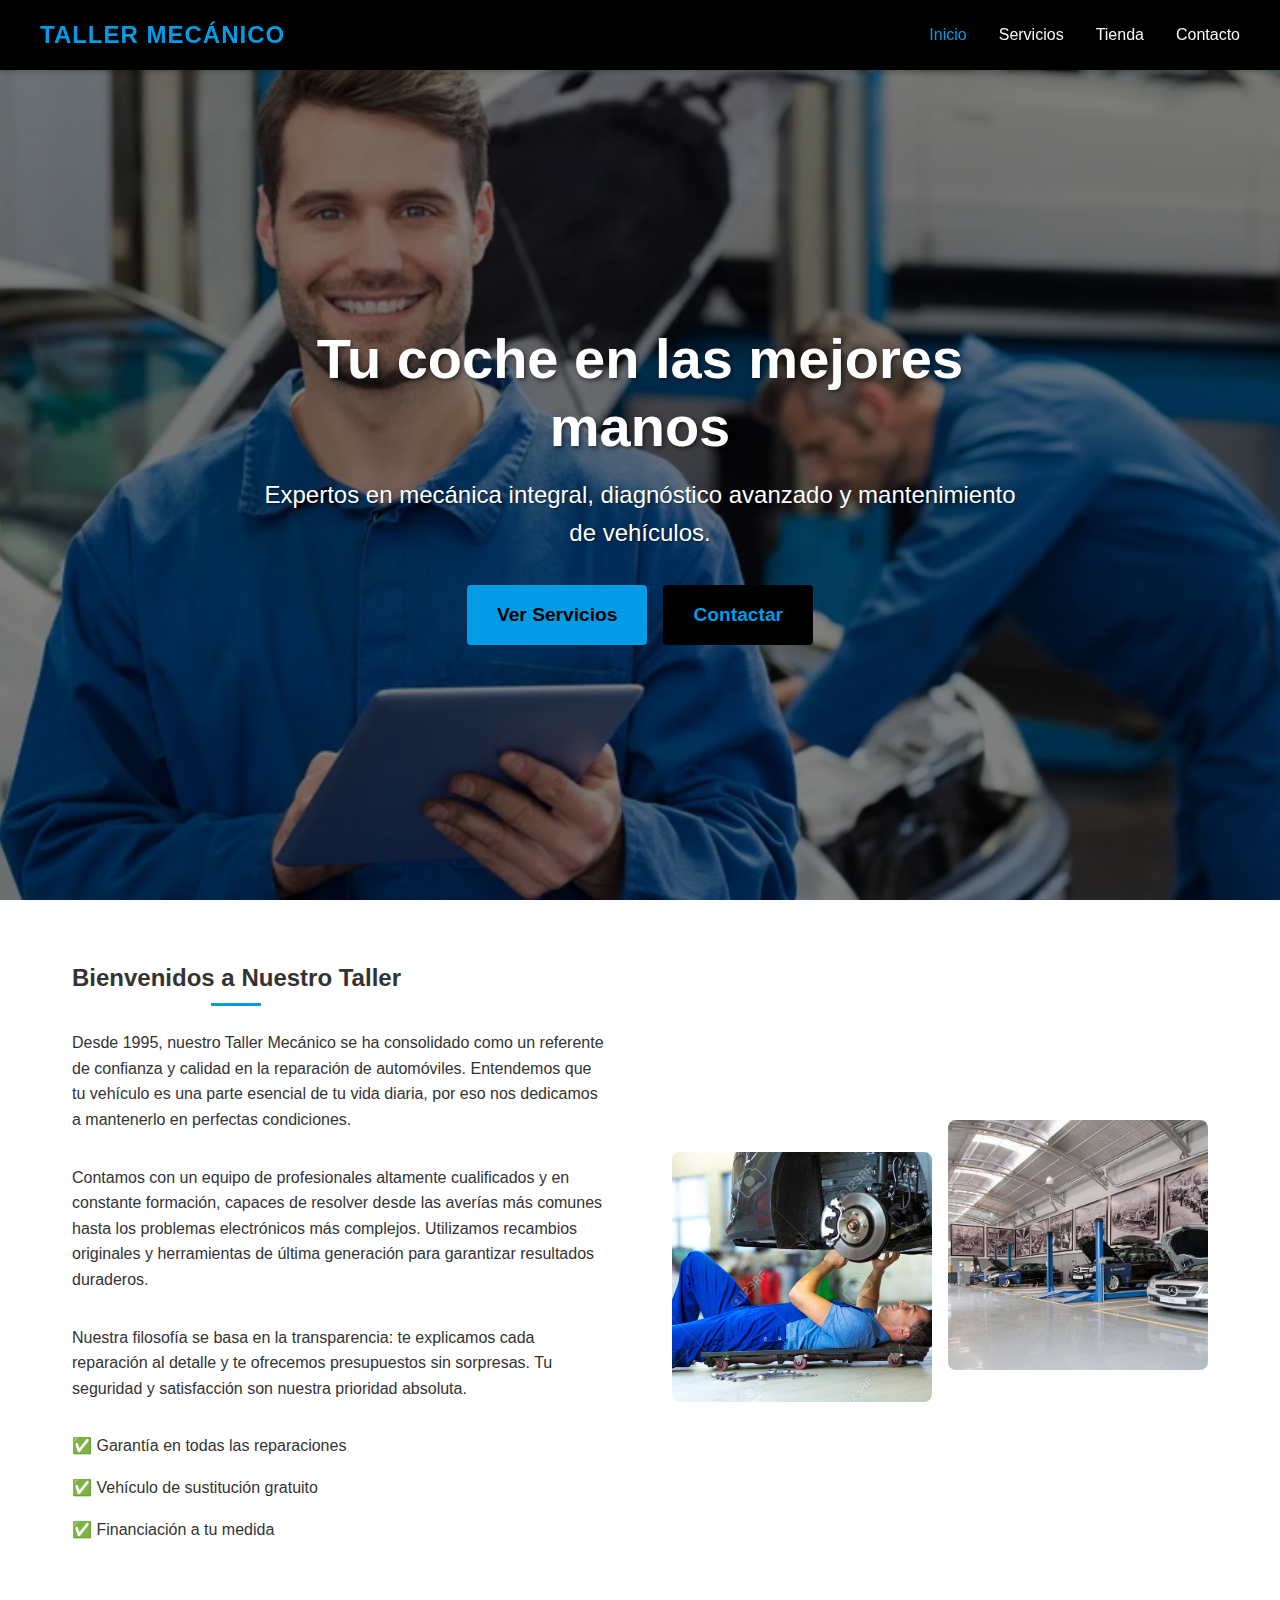
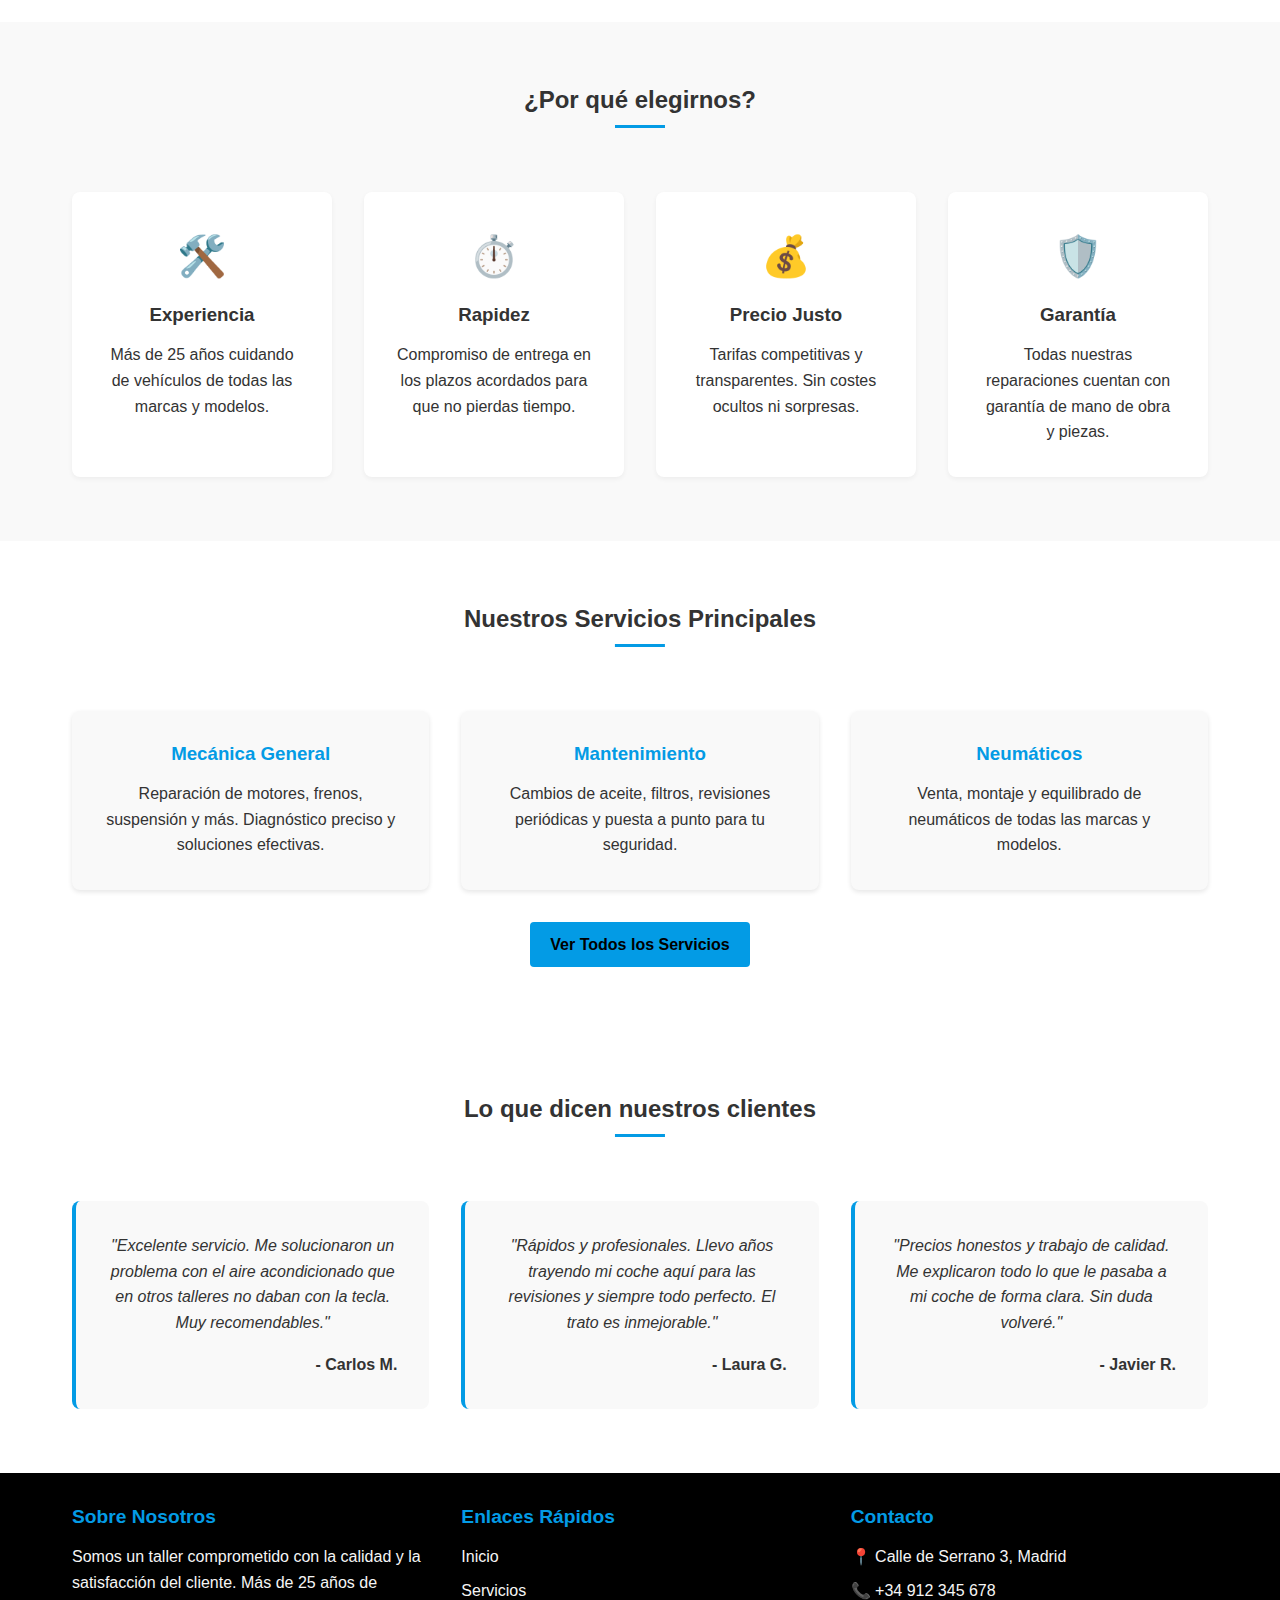
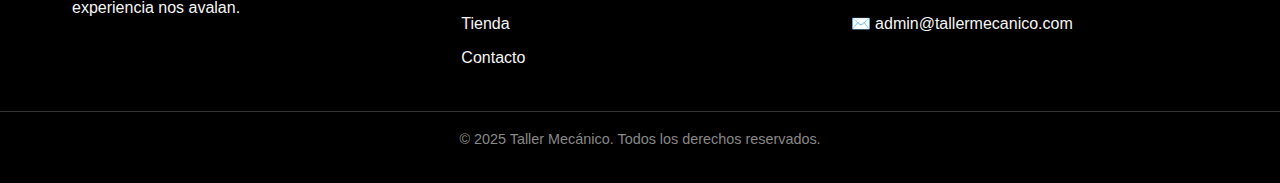
<file: index.html>
<!DOCTYPE html>
<html lang="es">

<head>
    <meta charset="UTF-8">
    <meta name="viewport" content="width=device-width, initial-scale=1.0">
    <title>Taller Mecánico - Inicio</title>
    <!-- Enlazamos nuestra hoja de estilos -->
    <link rel="stylesheet" href="css/style.css">
</head>

<body>
    <!-- Cabecera con Logo y Menú -->
    <header>
        <div class="header-container">
            <div class="logo">Taller Mecánico</div>
            <nav>
                <ul>
                    <li><a href="index.html" class="active">Inicio</a></li>
                    <li><a href="pages/services.html">Servicios</a></li>
                    <li><a href="pages/shop.html">Tienda</a></li>
                    <li><a href="pages/contact.html">Contacto</a></li>
                </ul>
            </nav>
        </div>
    </header>

    <!-- Contenido Principal (ocupa todo el ancho) -->
    <main class="main-full-width">

        <!-- Sección Hero (Imagen a pantalla completa) -->
        <section class="hero-fullscreen"
            style="background-image: url(/imagenes/Taller\ mecanico.webp);">
            <div class="hero-overlay"></div>
            <div class="hero-content">
                <h1 class="hero-title">Tu coche en las mejores manos</h1>
                <p class="hero-subtitle">
                    Expertos en mecánica integral, diagnóstico avanzado y mantenimiento de vehículos.
                </p>
                <div class="hero-buttons">
                    <a href="pages/services.html" class="btn btn-large">Ver Servicios</a>
                    <a href="pages/contact.html" class="btn btn-large btn-alt">Contactar</a>
                </div>
            </div>
        </section>

        <!-- Sección Sobre Nosotros -->
        <section class="about-section">
            <div class="container-centered">
                <div class="about-container">
                    <div class="about-text">
                        <h2 class="section-title section-title-left">Bienvenidos a Nuestro Taller</h2>
                        <p class="mb-2">
                            Desde 1995, nuestro Taller Mecánico se ha consolidado como un referente de confianza y
                            calidad en la reparación de automóviles. Entendemos que tu vehículo es una parte esencial de
                            tu vida diaria, por eso nos dedicamos a mantenerlo en perfectas condiciones.
                        </p>
                        <p class="mb-2">
                            Contamos con un equipo de profesionales altamente cualificados y en constante formación,
                            capaces de resolver desde las averías más comunes hasta los problemas electrónicos más
                            complejos. Utilizamos recambios originales y herramientas de última generación para
                            garantizar resultados duraderos.
                        </p>
                        <p class="mb-2">
                            Nuestra filosofía se basa en la transparencia: te explicamos cada reparación al detalle y te
                            ofrecemos presupuestos sin sorpresas. Tu seguridad y satisfacción son nuestra prioridad
                            absoluta.
                        </p>
                        <ul style="list-style: none; margin-top: 1rem;">
                            <li class="mb-1">✅ Garantía en todas las reparaciones</li>
                            <li class="mb-1">✅ Vehículo de sustitución gratuito</li>
                            <li class="mb-1">✅ Financiación a tu medida</li>
                        </ul>
                    </div>
                    <div class="about-images">
                        <img src="/imagenes/mecanico trabajando.jpg"
                            alt="Mecánico trabajando">
                        <img src="/imagenes/taller moderno.jpg"
                            alt="Taller moderno">
                    </div>
                </div>
            </div>
        </section>

        <!-- Sección ¿Por qué elegirnos? -->
        <section class="features-section">
            <div class="container-centered">
                <h2 class="section-title">¿Por qué elegirnos?</h2>
                <div class="features-grid">
                    <div class="feature-item">
                        <div class="feature-icon">🛠️</div>
                        <h3>Experiencia</h3>
                        <p>Más de 25 años cuidando de vehículos de todas las marcas y modelos.</p>
                    </div>
                    <div class="feature-item">
                        <div class="feature-icon">⏱️</div>
                        <h3>Rapidez</h3>
                        <p>Compromiso de entrega en los plazos acordados para que no pierdas tiempo.</p>
                    </div>
                    <div class="feature-item">
                        <div class="feature-icon">💰</div>
                        <h3>Precio Justo</h3>
                        <p>Tarifas competitivas y transparentes. Sin costes ocultos ni sorpresas.</p>
                    </div>
                    <div class="feature-item">
                        <div class="feature-icon">🛡️</div>
                        <h3>Garantía</h3>
                        <p>Todas nuestras reparaciones cuentan con garantía de mano de obra y piezas.</p>
                    </div>
                </div>
            </div>
        </section>

        <!-- Resumen de Servicios -->
        <section class="summary-section">
            <h2 class="section-title">Nuestros Servicios Principales</h2>
            <div class="summary-grid">
                <div class="card-center">
                    <h3>Mecánica General</h3>
                    <p>Reparación de motores, frenos, suspensión y más. Diagnóstico preciso y soluciones efectivas.</p>
                </div>
                <div class="card-center">
                    <h3>Mantenimiento</h3>
                    <p>Cambios de aceite, filtros, revisiones periódicas y puesta a punto para tu seguridad.</p>
                </div>
                <div class="card-center">
                    <h3>Neumáticos</h3>
                    <p>Venta, montaje y equilibrado de neumáticos de todas las marcas y modelos.</p>
                </div>
            </div>
            <div class="text-center mt-2">
                <a href="pages/services.html" class="btn">Ver Todos los Servicios</a>
            </div>
        </section>

        <!-- Sección Testimonios -->
        <section class="testimonials-section">
            <div class="container-centered">
                <h2 class="section-title">Lo que dicen nuestros clientes</h2>
                <div class="features-grid">
                    <div class="testimonial-card">
                        <p class="testimonial-text">"Excelente servicio. Me solucionaron un problema con el aire
                            acondicionado que en otros talleres no daban con la tecla. Muy recomendables."</p>
                        <p class="testimonial-author">- Carlos M.</p>
                    </div>
                    <div class="testimonial-card">
                        <p class="testimonial-text">"Rápidos y profesionales. Llevo años trayendo mi coche aquí para las
                            revisiones y siempre todo perfecto. El trato es inmejorable."</p>
                        <p class="testimonial-author">- Laura G.</p>
                    </div>
                    <div class="testimonial-card">
                        <p class="testimonial-text">"Precios honestos y trabajo de calidad. Me explicaron todo lo que le
                            pasaba a mi coche de forma clara. Sin duda volveré."</p>
                        <p class="testimonial-author">- Javier R.</p>
                    </div>
                </div>
            </div>
        </section>
    </main>

    <!-- Pie de Página -->
    <footer>
        <div class="footer-container">
            <div class="footer-section">
                <h3>Sobre Nosotros</h3>
                <p>Somos un taller comprometido con la calidad y la satisfacción del cliente. Más de 25 años de
                    experiencia nos avalan.</p>
            </div>
            <div class="footer-section">
                <h3>Enlaces Rápidos</h3>
                <ul>
                    <li><a href="index.html">Inicio</a></li>
                    <li><a href="pages/services.html">Servicios</a></li>
                    <li><a href="pages/shop.html">Tienda</a></li>
                    <li><a href="pages/contact.html">Contacto</a></li>
                </ul>
            </div>
            <div class="footer-section">
                <h3>Contacto</h3>
                <ul>
                    <li>📍 Calle de Serrano 3, Madrid</li>
                    <li>📞 +34 912 345 678</li>
                    <li>✉️ admin@tallermecanico.com</li>
                </ul>
            </div>
        </div>
        <div class="copyright">
            &copy; 2025 Taller Mecánico. Todos los derechos reservados.
        </div>
    </footer>
</body>

</html>
</file>
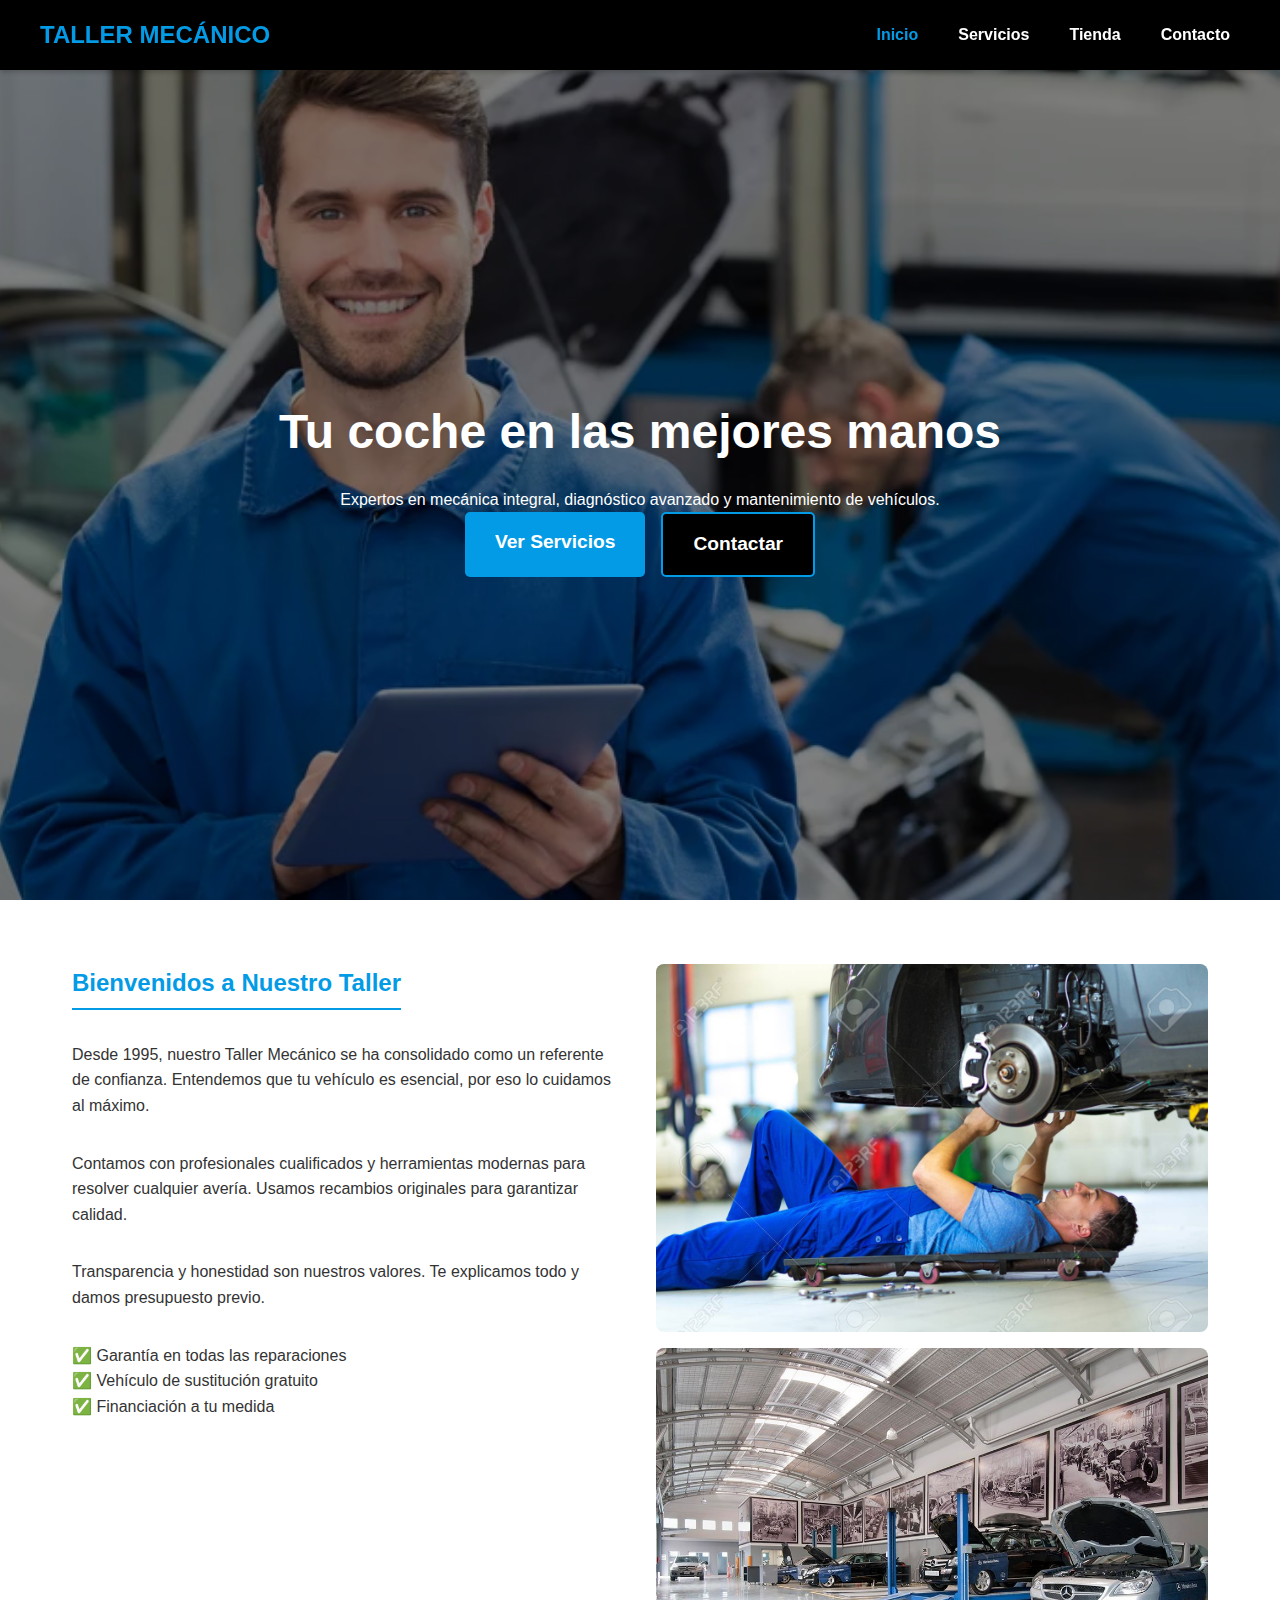
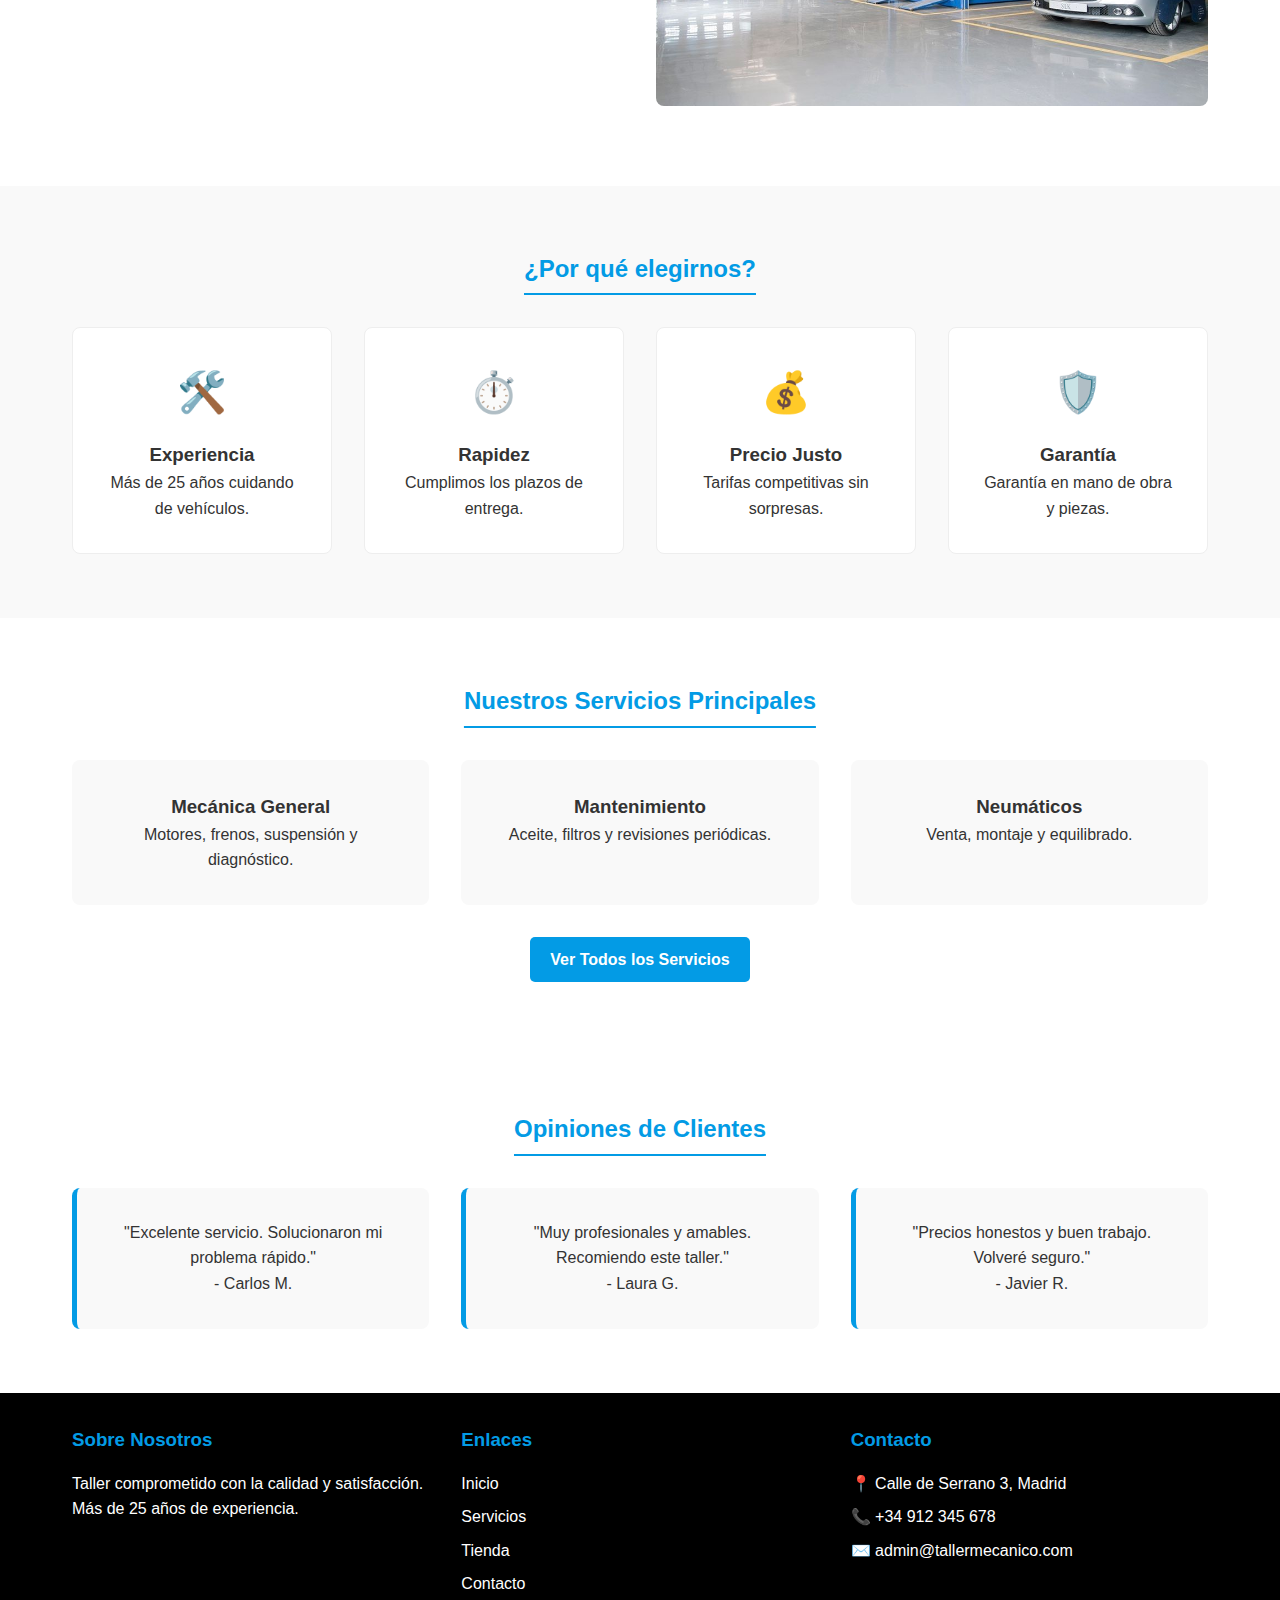
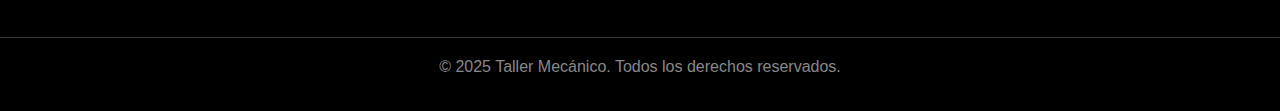
<file: taller_mecanico_proyecto/index.html>
<!DOCTYPE html>
<html lang="es">

<head>
    <meta charset="UTF-8">
    <meta name="viewport" content="width=device-width, initial-scale=1.0">
    <title>Taller Mecánico - Inicio</title>
    <!-- Enlazamos nuestra hoja de estilos CSS -->
    <link rel="stylesheet" href="css/style.css">
</head>



<body>
    <!-- Cabecera (Header) -->
    <header>
        <div class="header-container">
            <div class="logo">Taller Mecánico</div>
            <nav>
                <ul>
                    <li><a href="index.html" class="active">Inicio</a></li>
                    <li><a href="pages/services.html">Servicios</a></li>
                    <li><a href="pages/shop.html">Tienda</a></li>
                    <li><a href="pages/contact.html">Contacto</a></li>
                </ul>
            </nav>
        </div>
    </header>

    <!-- Contenido Principal -->
    <main class="main-full-width">

        <!-- Sección Hero: Imagen de portada -->
        <section class="hero-fullscreen hero-bg-home">
            <div class="hero-overlay"></div>
            <div class="hero-content">
                <h1 class="hero-title">Tu coche en las mejores manos</h1>
                <p class="hero-subtitle">
                    Expertos en mecánica integral, diagnóstico avanzado y mantenimiento de vehículos.
                </p>
                <div class="hero-buttons">
                    <a href="pages/services.html" class="btn btn-large">Ver Servicios</a>
                    <a href="pages/contact.html" class="btn btn-large btn-alt">Contactar</a>
                </div>
            </div>
        </section>

        <!-- Sección Sobre Nosotros -->
        <section class="about-section">
            <div class="container-centered">
                <div class="about-container">
                    <!-- Texto -->
                    <div class="about-text">
                        <h2 class="section-title section-title-left">Bienvenidos a Nuestro Taller</h2>
                        <p class="mb-2">
                            Desde 1995, nuestro Taller Mecánico se ha consolidado como un referente de confianza.
                            Entendemos que tu vehículo es esencial, por eso lo cuidamos al máximo.
                        </p>
                        <p class="mb-2">
                            Contamos con profesionales cualificados y herramientas modernas para resolver cualquier
                            avería.
                            Usamos recambios originales para garantizar calidad.
                        </p>
                        <p class="mb-2">
                            Transparencia y honestidad son nuestros valores. Te explicamos todo y damos presupuesto
                            previo.
                        </p>
                        <!-- Lista de ventajas -->
                        <ul class="about-list">
                            <li>✅ Garantía en todas las reparaciones</li>
                            <li>✅ Vehículo de sustitución gratuito</li>
                            <li>✅ Financiación a tu medida</li>
                        </ul>
                    </div>
                    <!-- Imágenes -->
                    <div class="about-images">
                        <img src="/imagenes/mecanico trabajando.jpg" alt="Mecánico trabajando">
                        <img src="/imagenes/taller moderno.jpg" alt="Taller moderno">
                    </div>
                </div>
            </div>
        </section>

        <!-- Sección Características -->
        <section class="features-section">
            <div class="container-centered">
                <h2 class="section-title">¿Por qué elegirnos?</h2>
                <div class="features-grid">
                    <div class="feature-item">
                        <div class="feature-icon">🛠️</div>
                        <h3>Experiencia</h3>
                        <p>Más de 25 años cuidando de vehículos.</p>
                    </div>
                    <div class="feature-item">
                        <div class="feature-icon">⏱️</div>
                        <h3>Rapidez</h3>
                        <p>Cumplimos los plazos de entrega.</p>
                    </div>
                    <div class="feature-item">
                        <div class="feature-icon">💰</div>
                        <h3>Precio Justo</h3>
                        <p>Tarifas competitivas sin sorpresas.</p>
                    </div>
                    <div class="feature-item">
                        <div class="feature-icon">🛡️</div>
                        <h3>Garantía</h3>
                        <p>Garantía en mano de obra y piezas.</p>
                    </div>
                </div>
            </div>
        </section>

        <!-- Resumen de Servicios -->
        <section class="summary-section">
            <h2 class="section-title">Nuestros Servicios Principales</h2>
            <div class="summary-grid">
                <div class="card-center">
                    <h3>Mecánica General</h3>
                    <p>Motores, frenos, suspensión y diagnóstico.</p>
                </div>
                <div class="card-center">
                    <h3>Mantenimiento</h3>
                    <p>Aceite, filtros y revisiones periódicas.</p>
                </div>
                <div class="card-center">
                    <h3>Neumáticos</h3>
                    <p>Venta, montaje y equilibrado.</p>
                </div>
            </div>
            <div class="text-center mt-2">
                <a href="pages/services.html" class="btn">Ver Todos los Servicios</a>
            </div>
        </section>

        <!-- Testimonios -->
        <section class="testimonials-section">
            <div class="container-centered">
                <h2 class="section-title">Opiniones de Clientes</h2>
                <div class="features-grid">
                    <div class="testimonial-card">
                        <p class="testimonial-text">"Excelente servicio. Solucionaron mi problema rápido."</p>
                        <p class="testimonial-author">- Carlos M.</p>
                    </div>
                    <div class="testimonial-card">
                        <p class="testimonial-text">"Muy profesionales y amables. Recomiendo este taller."</p>
                        <p class="testimonial-author">- Laura G.</p>
                    </div>
                    <div class="testimonial-card">
                        <p class="testimonial-text">"Precios honestos y buen trabajo. Volveré seguro."</p>
                        <p class="testimonial-author">- Javier R.</p>
                    </div>
                </div>
            </div>
        </section>
    </main>

    <!-- Pie de Página -->
    <footer>
        <div class="footer-container">
            <div class="footer-section">
                <h3>Sobre Nosotros</h3>
                <p>Taller comprometido con la calidad y satisfacción. Más de 25 años de experiencia.</p>
            </div>
            <div class="footer-section">
                <h3>Enlaces</h3>
                <ul>
                    <li><a href="index.html">Inicio</a></li>
                    <li><a href="pages/services.html">Servicios</a></li>
                    <li><a href="pages/shop.html">Tienda</a></li>
                    <li><a href="pages/contact.html">Contacto</a></li>
                </ul>
            </div>
            <div class="footer-section">
                <h3>Contacto</h3>
                <ul>
                    <li>📍 Calle de Serrano 3, Madrid</li>
                    <li>📞 +34 912 345 678</li>
                    <li>✉️ admin@tallermecanico.com</li>
                </ul>
            </div>
        </div>
        <div class="copyright">
            &copy; 2025 Taller Mecánico. Todos los derechos reservados.
        </div>
    </footer>
</body>

</html>
</file>
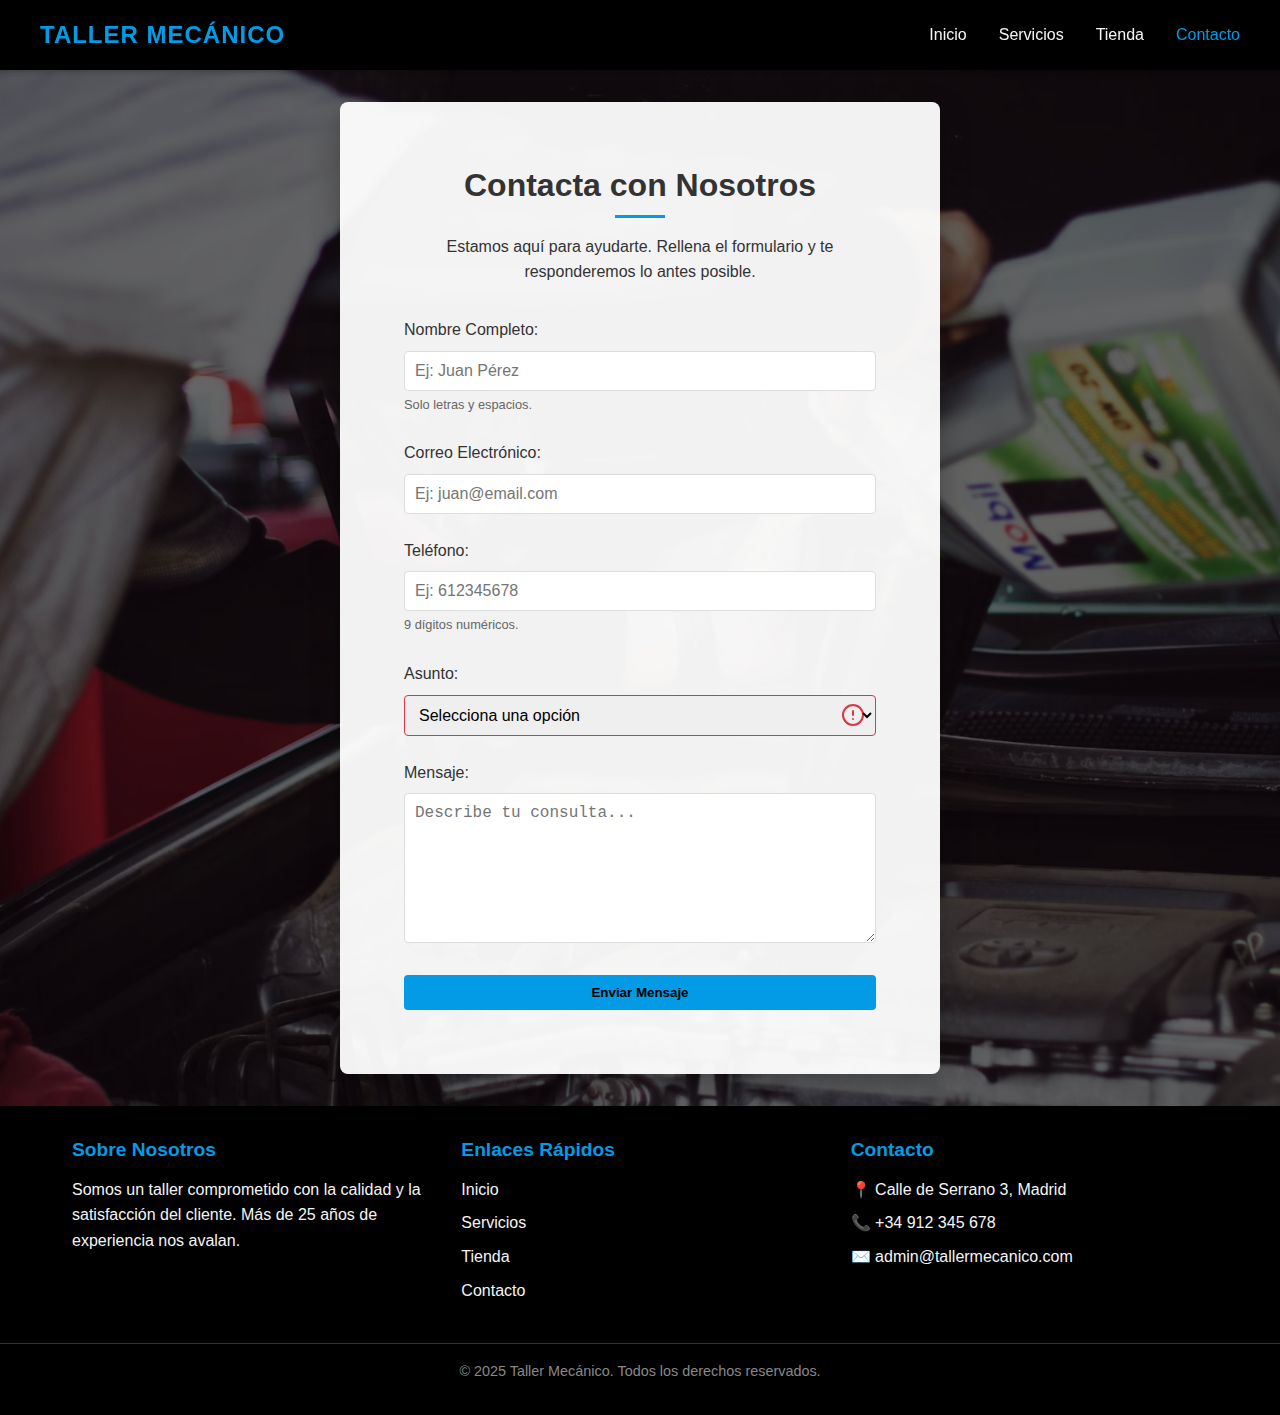
<file: pages/contact.html>
<!DOCTYPE html>
<html lang="es">

<head>
    <meta charset="UTF-8">
    <meta name="viewport" content="width=device-width, initial-scale=1.0">
    <title>Taller Mecánico - Contacto</title>
    <!-- Enlazamos hoja de estilos (subimos un nivel con ../) -->
    <link rel="stylesheet" href="../css/style.css">
</head>

<body>
    <!-- Cabecera -->
    <header>
        <div class="header-container">
            <div class="logo">Taller Mecánico</div>
            <nav>
                <ul>
                    <li><a href="../index.html">Inicio</a></li>
                    <li><a href="services.html">Servicios</a></li>
                    <li><a href="shop.html">Tienda</a></li>
                    <li><a href="contact.html" class="active">Contacto</a></li>
                </ul>
            </nav>
        </div>
    </header>

    <!-- Contenido Principal -->
    <main class="main-full-width">
        <!-- Fondo con imagen y formulario flotante -->
        <div class="contact-page-wrapper"
            style="background-image: url(/imagenes/fondo\ contacto.avif);">
            <div class="contact-overlay"></div>

            <div class="contact-container-floating">
                <h1 class="section-title" style="margin-bottom: 1rem;">Contacta con Nosotros</h1>
                <p class="text-center mb-2">Estamos aquí para ayudarte. Rellena el formulario y te responderemos lo
                    antes posible.</p>

                <form action="#" method="POST">
                    <!-- Campo Nombre -->
                    <div class="form-group">
                        <label for="nombre">Nombre Completo:</label>
                        <input type="text" id="nombre" name="nombre" placeholder="Ej: Juan Pérez" required minlength="3"
                            pattern="[A-Za-zÁ-Úá-úñÑ ]+">
                        <small class="text-small">Solo letras y espacios.</small>
                    </div>

                    <!-- Campo Email -->
                    <div class="form-group">
                        <label for="email">Correo Electrónico:</label>
                        <input type="email" id="email" name="email" placeholder="Ej: juan@email.com" required
                            pattern="[a-z0-9._%+-]+@[a-z0-9.-]+\.[a-z]{2,}$">
                    </div>

                    <!-- Campo Teléfono -->
                    <div class="form-group">
                        <label for="telefono">Teléfono:</label>
                        <input type="tel" id="telefono" name="telefono" placeholder="Ej: 612345678" required
                            pattern="[0-9]{9}">
                        <small class="text-small">9 dígitos numéricos.</small>
                    </div>

                    <!-- Campo Asunto (Selector) -->
                    <div class="form-group">
                        <label for="asunto">Asunto:</label>
                        <select id="asunto" name="asunto" required>
                            <option value="" disabled selected>Selecciona una opción</option>
                            <option value="cita">Pedir Cita</option>
                            <option value="presupuesto">Solicitar Presupuesto</option>
                            <option value="informacion">Información General</option>
                            <option value="reclamacion">Reclamación</option>
                        </select>
                    </div>

                    <!-- Campo Mensaje -->
                    <div class="form-group">
                        <label for="mensaje">Mensaje:</label>
                        <textarea id="mensaje" name="mensaje" placeholder="Describe tu consulta..." required
                            minlength="10"></textarea>
                    </div>

                    <!-- Botón Enviar -->
                    <button type="submit" class="btn btn-full">Enviar Mensaje</button>
                </form>
            </div>
        </div>
    </main>

    <!-- Pie de Página -->
    <footer>
        <div class="footer-container">
            <div class="footer-section">
                <h3>Sobre Nosotros</h3>
                <p>Somos un taller comprometido con la calidad y la satisfacción del cliente. Más de 25 años de
                    experiencia nos avalan.</p>
            </div>
            <div class="footer-section">
                <h3>Enlaces Rápidos</h3>
                <ul>
                    <li><a href="../index.html">Inicio</a></li>
                    <li><a href="services.html">Servicios</a></li>
                    <li><a href="shop.html">Tienda</a></li>
                    <li><a href="contact.html">Contacto</a></li>
                </ul>
            </div>
            <div class="footer-section">
                <h3>Contacto</h3>
                <ul>
                    <li>📍 Calle de Serrano 3, Madrid</li>
                    <li>📞 +34 912 345 678</li>
                    <li>✉️ admin@tallermecanico.com</li>
                </ul>
            </div>
        </div>
        <div class="copyright">
            &copy; 2025 Taller Mecánico. Todos los derechos reservados.
        </div>
    </footer>
</body>

</html>
</file>
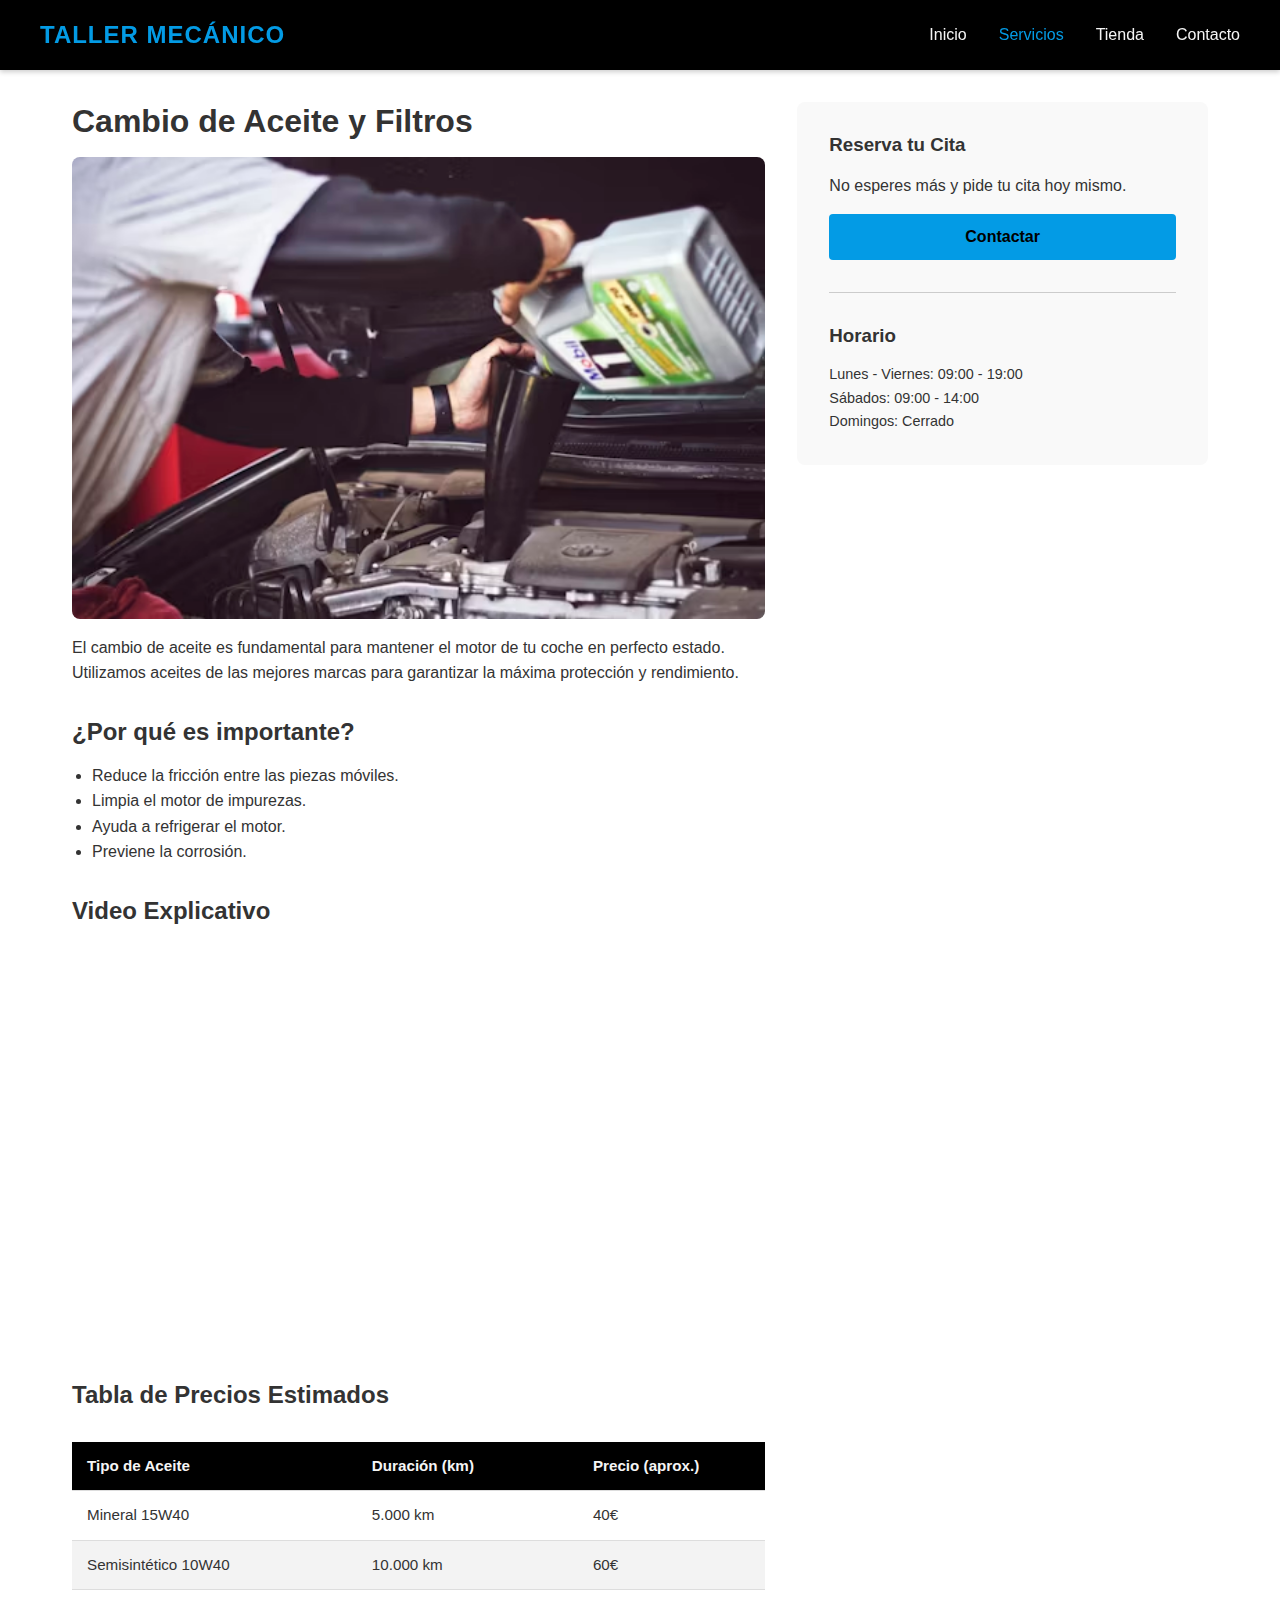
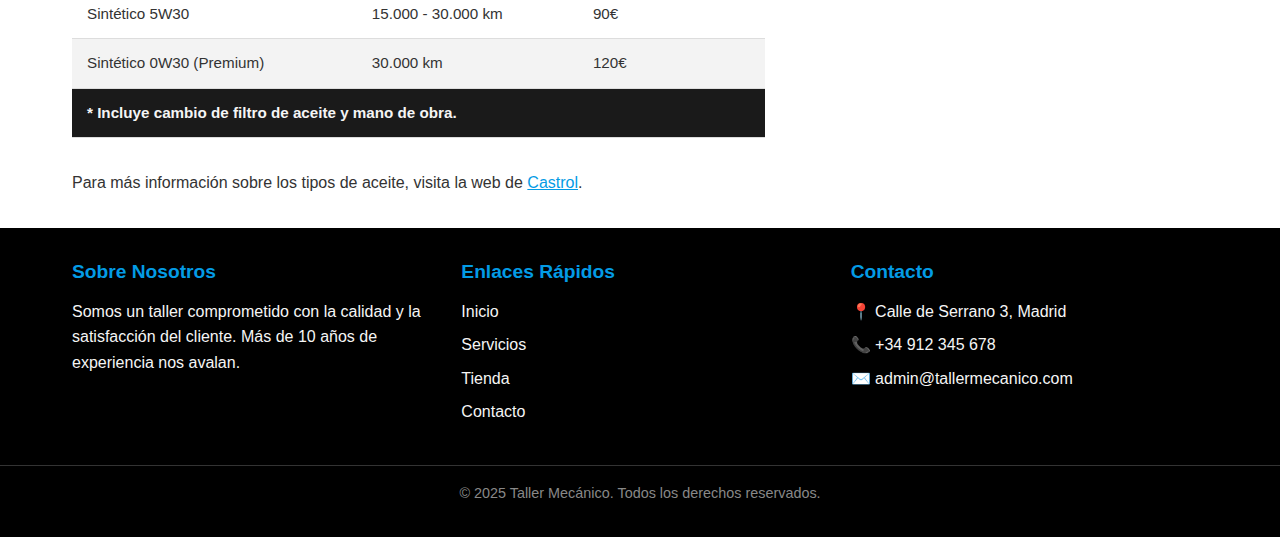
<file: pages/detail-1.html>
<!DOCTYPE html>
<html lang="es">

<head>
    <meta charset="UTF-8">
    <meta name="viewport" content="width=device-width, initial-scale=1.0">
    <title>Taller Mecánico - Cambio de Aceite</title>
    <link rel="stylesheet" href="../css/style.css">
</head>

<body>
    <header>
        <div class="header-container">
            <div class="logo">Taller Mecánico</div>
            <nav>
                <ul>
                    <li><a href="../index.html">Inicio</a></li>
                    <li><a href="services.html" class="active">Servicios</a></li>
                    <li><a href="shop.html">Tienda</a></li>
                    <li><a href="contact.html">Contacto</a></li>
                </ul>
            </nav>
        </div>
    </header>

    <main>
        <div class="detail-container">
            <div class="detail-content">
                <h1>Cambio de Aceite y Filtros</h1>
                <img src="/imagenes/item1.avif"
                    alt="Cambio de Aceite" style="width: 100%; border-radius: 8px; margin-bottom: 1rem;">

                <p class="mb-2">El cambio de aceite es fundamental para mantener el motor de tu coche en perfecto
                    estado. Utilizamos aceites de las mejores marcas para garantizar la máxima protección y rendimiento.
                </p>

                <h2>¿Por qué es importante?</h2>
                <ul style="list-style-type: disc; margin-left: 20px; margin-bottom: 2rem;">
                    <li>Reduce la fricción entre las piezas móviles.</li>
                    <li>Limpia el motor de impurezas.</li>
                    <li>Ayuda a refrigerar el motor.</li>
                    <li>Previene la corrosión.</li>
                </ul>

                <h2>Video Explicativo</h2>
                <!-- Video simplificado para asegurar compatibilidad -->
                <iframe width="100%" height="400" src="https://www.youtube.com/embed/Q-aKhjJOO1w"
                    title="Video Explicativo" frameborder="0"
                    allow="accelerometer; autoplay; clipboard-write; encrypted-media; gyroscope; picture-in-picture"
                    allowfullscreen style="border-radius: 8px; margin-bottom: 2rem;"></iframe>

                <h2>Tabla de Precios Estimados</h2>
                <table>
                    <thead>
                        <tr>
                            <th>Tipo de Aceite</th>
                            <th>Duración (km)</th>
                            <th>Precio (aprox.)</th>
                        </tr>
                    </thead>
                    <tbody>
                        <tr>
                            <td>Mineral 15W40</td>
                            <td>5.000 km</td>
                            <td>40€</td>
                        </tr>
                        <tr>
                            <td>Semisintético 10W40</td>
                            <td>10.000 km</td>
                            <td>60€</td>
                        </tr>
                        <tr>
                            <td>Sintético 5W30</td>
                            <td>15.000 - 30.000 km</td>
                            <td>90€</td>
                        </tr>
                        <tr>
                            <td>Sintético 0W30 (Premium)</td>
                            <td>30.000 km</td>
                            <td>120€</td>
                        </tr>
                    </tbody>
                    <tfoot>
                        <tr>
                            <td colspan="3">* Incluye cambio de filtro de aceite y mano de obra.</td>
                        </tr>
                    </tfoot>
                </table>

                <p>Para más información sobre los tipos de aceite, visita la web de <a
                        href="https://www.castrol.com/es_es/spain/home.html" target="_blank"
                        style="color: var(--color-accent); text-decoration: underline;">Castrol</a>.</p>
            </div>

            <aside class="detail-sidebar">
                <h3>Reserva tu Cita</h3>
                <p class="mb-1">No esperes más y pide tu cita hoy mismo.</p>
                <a href="contact.html" class="btn" style="width: 100%; text-align: center;">Contactar</a>

                <hr style="margin: 2rem 0; border: 0; border-top: 1px solid #ccc;">

                <h3>Horario</h3>
                <ul style="font-size: 0.9rem;">
                    <li>Lunes - Viernes: 09:00 - 19:00</li>
                    <li>Sábados: 09:00 - 14:00</li>
                    <li>Domingos: Cerrado</li>
                </ul>
            </aside>
        </div>
    </main>

    <footer>
        <div class="footer-container">
            <div class="footer-section">
                <h3>Sobre Nosotros</h3>
                <p>Somos un taller comprometido con la calidad y la satisfacción del cliente. Más de 10 años de
                    experiencia nos avalan.</p>
            </div>
            <div class="footer-section">
                <h3>Enlaces Rápidos</h3>
                <ul>
                    <li><a href="../index.html">Inicio</a></li>
                    <li><a href="services.html">Servicios</a></li>
                    <li><a href="shop.html">Tienda</a></li>
                    <li><a href="contact.html">Contacto</a></li>
                </ul>
            </div>
            <div class="footer-section">
                <h3>Contacto</h3>
                <ul>
                    <li>📍 Calle de Serrano 3, Madrid</li>
                    <li>📞 +34 912 345 678</li>
                    <li>✉️ admin@tallermecanico.com</li>
                </ul>
            </div>
        </div>
        <div class="copyright">
            &copy; 2025 Taller Mecánico. Todos los derechos reservados.
        </div>
    </footer>
</body>

</html>
</file>
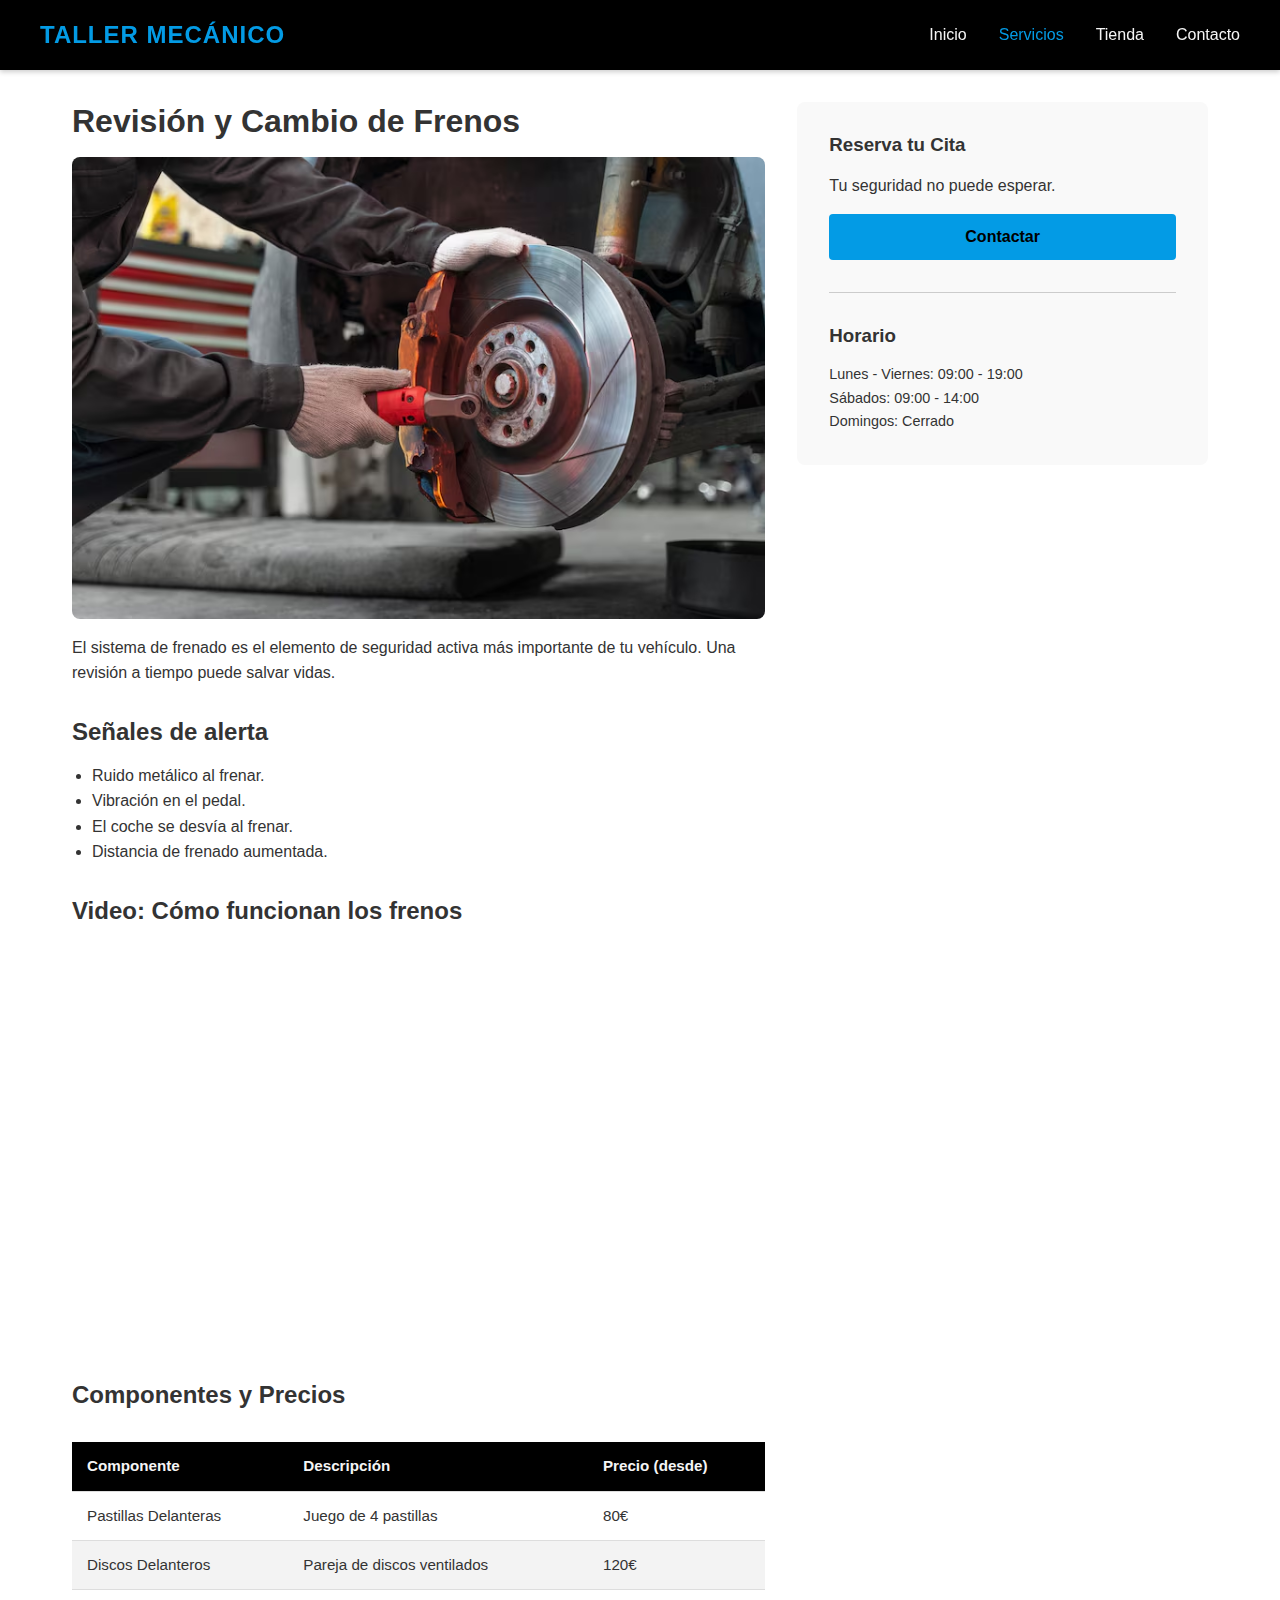
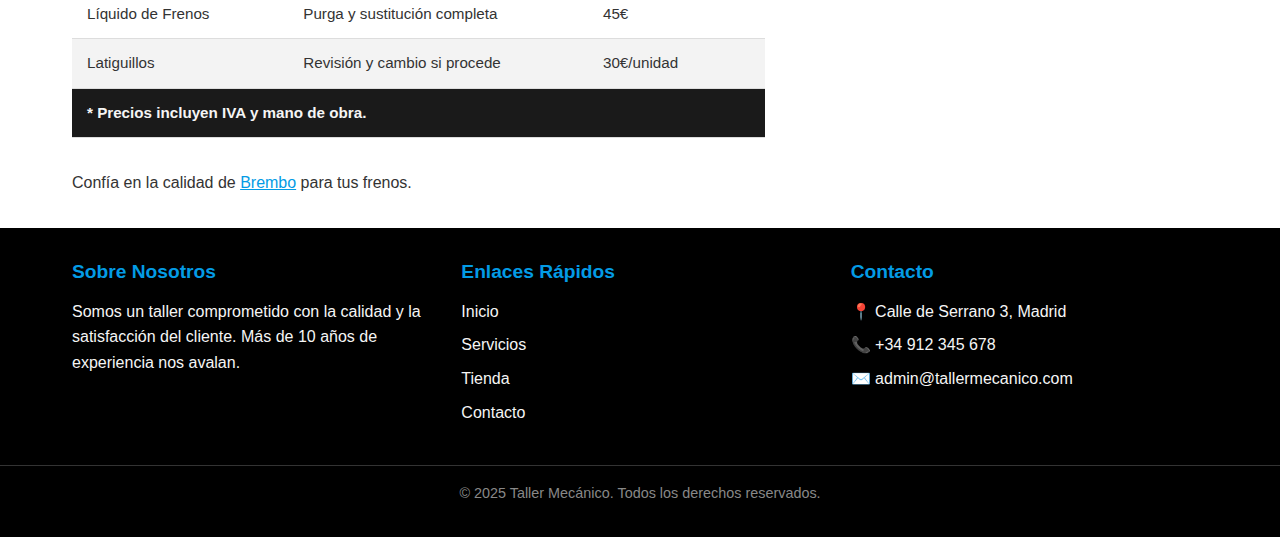
<file: pages/detail-2.html>
<!DOCTYPE html>
<html lang="es">

<head>
    <meta charset="UTF-8">
    <meta name="viewport" content="width=device-width, initial-scale=1.0">
    <title>Taller Mecánico - Revisión de Frenos</title>
    <link rel="stylesheet" href="../css/style.css">
</head>

<body>
    <header>
        <div class="header-container">
            <div class="logo">Taller Mecánico</div>
            <nav>
                <ul>
                    <li><a href="../index.html">Inicio</a></li>
                    <li><a href="services.html" class="active">Servicios</a></li>
                    <li><a href="shop.html">Tienda</a></li>
                    <li><a href="contact.html">Contacto</a></li>
                </ul>
            </nav>
        </div>
    </header>

    <main>
        <div class="detail-container">
            <div class="detail-content">
                <h1>Revisión y Cambio de Frenos</h1>
                <img src="/imagenes/item2.avif"
                    alt="Frenos" style="width: 100%; border-radius: 8px; margin-bottom: 1rem;">

                <p class="mb-2">El sistema de frenado es el elemento de seguridad activa más importante de tu vehículo.
                    Una revisión a tiempo puede salvar vidas.</p>

                <h2>Señales de alerta</h2>
                <ul style="list-style-type: disc; margin-left: 20px; margin-bottom: 2rem;">
                    <li>Ruido metálico al frenar.</li>
                    <li>Vibración en el pedal.</li>
                    <li>El coche se desvía al frenar.</li>
                    <li>Distancia de frenado aumentada.</li>
                </ul>

                <h2>Video: Cómo funcionan los frenos</h2>
                <!-- Video simplificado -->
                <iframe width="100%" height="400" src="https://www.youtube.com/embed/LiKOMk1plVY" title="Video Frenos"
                    frameborder="0"
                    allow="accelerometer; autoplay; clipboard-write; encrypted-media; gyroscope; picture-in-picture"
                    allowfullscreen style="border-radius: 8px; margin-bottom: 2rem;"></iframe>

                <h2>Componentes y Precios</h2>
                <table>
                    <thead>
                        <tr>
                            <th>Componente</th>
                            <th>Descripción</th>
                            <th>Precio (desde)</th>
                        </tr>
                    </thead>
                    <tbody>
                        <tr>
                            <td>Pastillas Delanteras</td>
                            <td>Juego de 4 pastillas</td>
                            <td>80€</td>
                        </tr>
                        <tr>
                            <td>Discos Delanteros</td>
                            <td>Pareja de discos ventilados</td>
                            <td>120€</td>
                        </tr>
                        <tr>
                            <td>Líquido de Frenos</td>
                            <td>Purga y sustitución completa</td>
                            <td>45€</td>
                        </tr>
                        <tr>
                            <td>Latiguillos</td>
                            <td>Revisión y cambio si procede</td>
                            <td>30€/unidad</td>
                        </tr>
                    </tbody>
                    <tfoot>
                        <tr>
                            <td colspan="3">* Precios incluyen IVA y mano de obra.</td>
                        </tr>
                    </tfoot>
                </table>

                <p>Confía en la calidad de <a href="https://www.brembo.com/es" target="_blank"
                        style="color: var(--color-accent); text-decoration: underline;">Brembo</a> para tus frenos.</p>
            </div>

            <aside class="detail-sidebar">
                <h3>Reserva tu Cita</h3>
                <p class="mb-1">Tu seguridad no puede esperar.</p>
                <a href="contact.html" class="btn" style="width: 100%; text-align: center;">Contactar</a>

                <hr style="margin: 2rem 0; border: 0; border-top: 1px solid #ccc;">

                <h3>Horario</h3>
                <ul style="font-size: 0.9rem;">
                    <li>Lunes - Viernes: 09:00 - 19:00</li>
                    <li>Sábados: 09:00 - 14:00</li>
                    <li>Domingos: Cerrado</li>
                </ul>
            </aside>
        </div>
    </main>

    <footer>
        <div class="footer-container">
            <div class="footer-section">
                <h3>Sobre Nosotros</h3>
                <p>Somos un taller comprometido con la calidad y la satisfacción del cliente. Más de 10 años de
                    experiencia nos avalan.</p>
            </div>
            <div class="footer-section">
                <h3>Enlaces Rápidos</h3>
                <ul>
                    <li><a href="../index.html">Inicio</a></li>
                    <li><a href="services.html">Servicios</a></li>
                    <li><a href="shop.html">Tienda</a></li>
                    <li><a href="contact.html">Contacto</a></li>
                </ul>
            </div>
            <div class="footer-section">
                <h3>Contacto</h3>
                <ul>
                    <li>📍 Calle de Serrano 3, Madrid</li>
                    <li>📞 +34 912 345 678</li>
                    <li>✉️ admin@tallermecanico.com</li>
                </ul>
            </div>
        </div>
        <div class="copyright">
            &copy; 2025 Taller Mecánico. Todos los derechos reservados.
        </div>
    </footer>
</body>

</html>
</file>
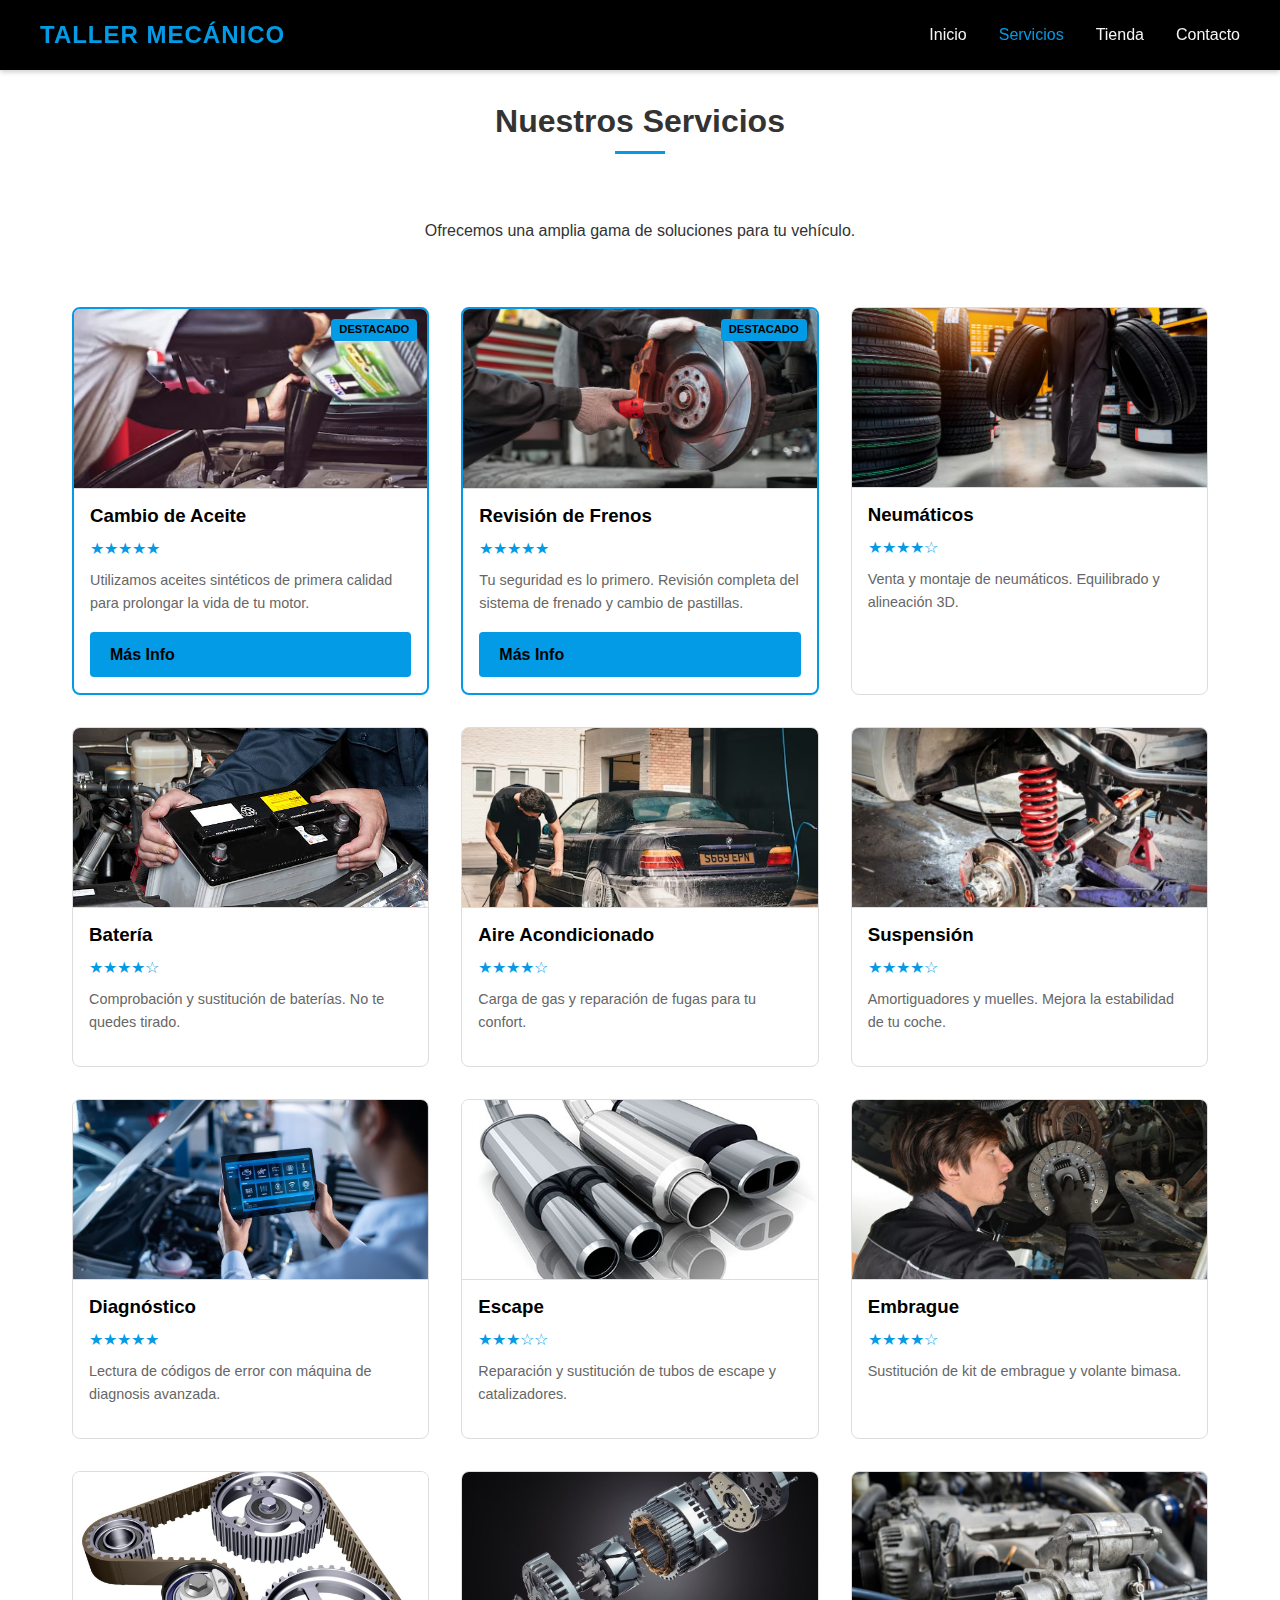
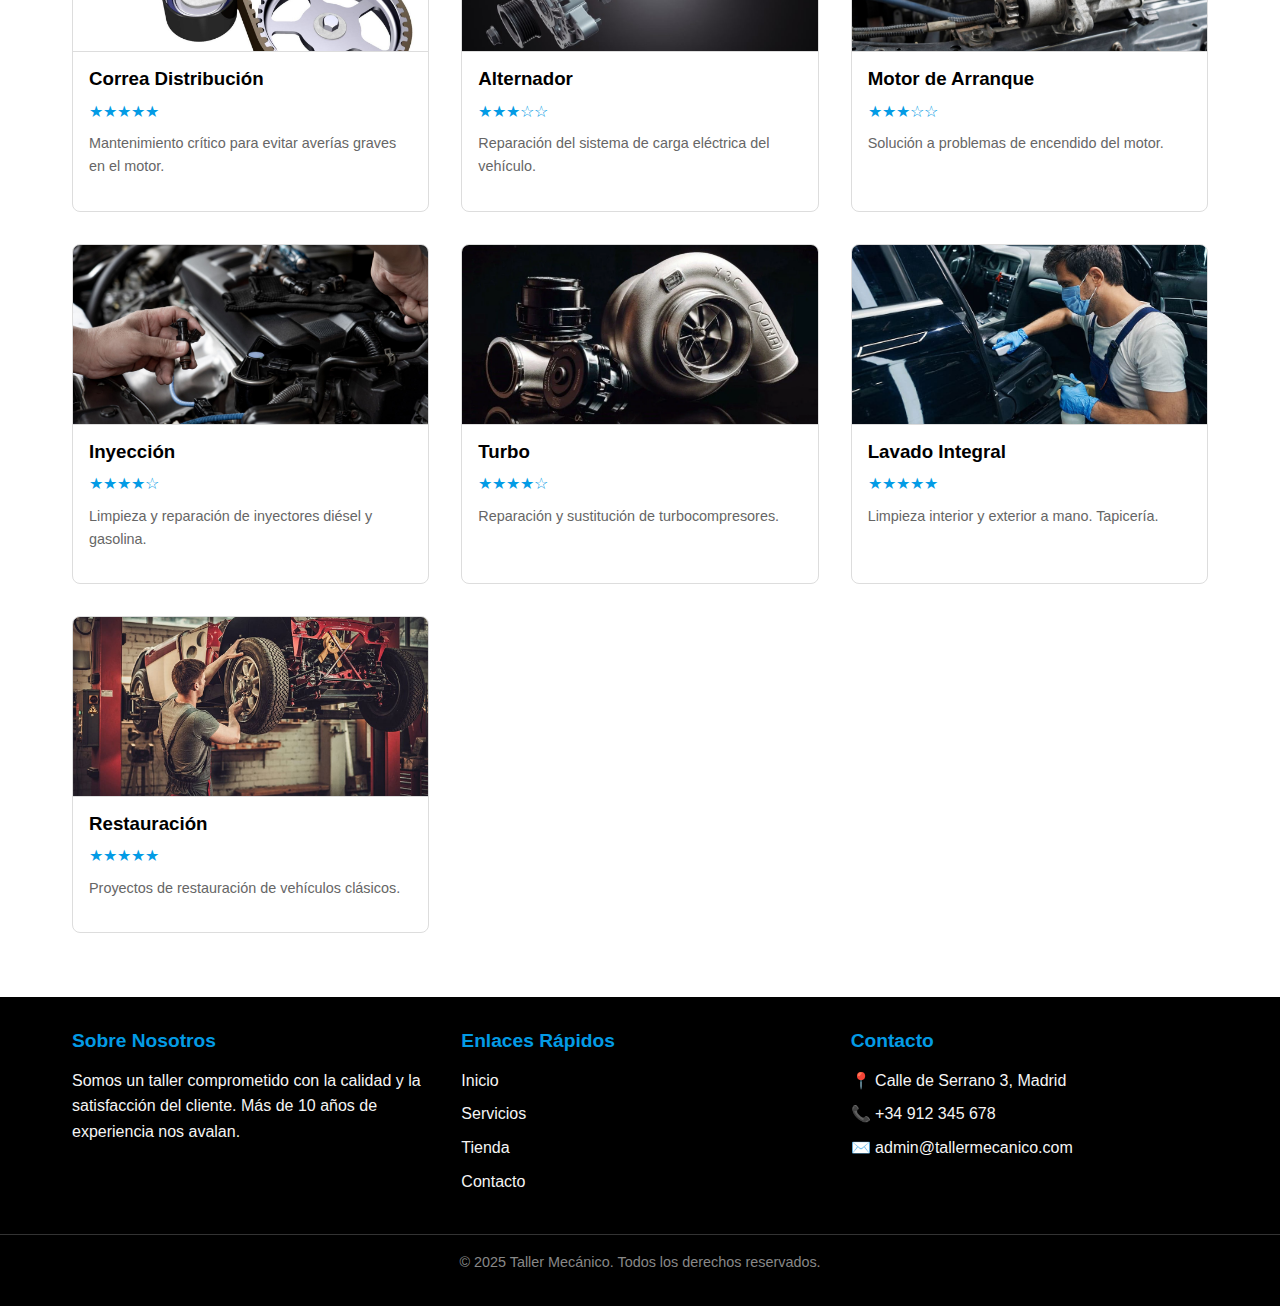
<file: pages/services.html>
<!DOCTYPE html>
<html lang="es">

<head>
    <meta charset="UTF-8">
    <meta name="viewport" content="width=device-width, initial-scale=1.0">
    <title>Taller Mecánico - Servicios</title>
    <link rel="stylesheet" href="../css/style.css">
</head>

<body>
    <header>
        <div class="header-container">
            <div class="logo">Taller Mecánico</div>
            <nav>
                <ul>
                    <li><a href="../index.html">Inicio</a></li>
                    <li><a href="services.html" class="active">Servicios</a></li>
                    <li><a href="shop.html">Tienda</a></li>
                    <li><a href="contact.html">Contacto</a></li>
                </ul>
            </nav>
        </div>
    </header>

    <main>
        <h1 class="section-title">Nuestros Servicios</h1>
        <p class="text-center mb-2">Ofrecemos una amplia gama de soluciones para tu vehículo.</p>

        <div class="services-grid">
            <!-- Featured Item 1 -->
            <article class="service-card featured">
                <img src="/imagenes/item1.avif"
                    alt="Cambio de Aceite">
                <div class="service-card-content">
                    <h3>Cambio de Aceite</h3>
                    <div class="rating">★★★★★</div>
                    <p>Utilizamos aceites sintéticos de primera calidad para prolongar la vida de tu motor.</p>
                    <a href="detail-1.html" class="btn">Más Info</a>
                </div>
            </article>

            <!-- Featured Item 2 -->
            <article class="service-card featured">
                <img src="/imagenes/item2.avif"
                    alt="Revisión de Frenos">
                <div class="service-card-content">
                    <h3>Revisión de Frenos</h3>
                    <div class="rating">★★★★★</div>
                    <p>Tu seguridad es lo primero. Revisión completa del sistema de frenado y cambio de pastillas.</p>
                    <a href="detail-2.html" class="btn">Más Info</a>
                </div>
            </article>

            <!-- Item 3 -->
            <article class="service-card">
                <img src="/imagenes/item3.avif"
                    alt="Neumáticos">
                <div class="service-card-content">
                    <h3>Neumáticos</h3>
                    <div class="rating">★★★★☆</div>
                    <p>Venta y montaje de neumáticos. Equilibrado y alineación 3D.</p>
                </div>
            </article>

            <!-- Item 4 -->
            <article class="service-card">
                <img src="/imagenes/item4.avif"
                    alt="Batería">
                <div class="service-card-content">
                    <h3>Batería</h3>
                    <div class="rating">★★★★☆</div>
                    <p>Comprobación y sustitución de baterías. No te quedes tirado.</p>
                </div>
            </article>

            <!-- Item 5 -->
            <article class="service-card">
                <img src="/imagenes/item5.avif"
                    alt="Aire Acondicionado">
                <div class="service-card-content">
                    <h3>Aire Acondicionado</h3>
                    <div class="rating">★★★★☆</div>
                    <p>Carga de gas y reparación de fugas para tu confort.</p>
                </div>
            </article>

            <!-- Item 6 -->
            <article class="service-card">
                <img src="/imagenes/item6.avif"
                    alt="Suspensión">
                <div class="service-card-content">
                    <h3>Suspensión</h3>
                    <div class="rating">★★★★☆</div>
                    <p>Amortiguadores y muelles. Mejora la estabilidad de tu coche.</p>
                </div>
            </article>

            <!-- Item 7 -->
            <article class="service-card">
                <img src="/imagenes/item7.avif"
                    alt="Diagnóstico">
                <div class="service-card-content">
                    <h3>Diagnóstico</h3>
                    <div class="rating">★★★★★</div>
                    <p>Lectura de códigos de error con máquina de diagnosis avanzada.</p>
                </div>
            </article>

            

            <!-- Item 8 -->
            <article class="service-card">
                <img src="/imagenes/item8.avif"
                    alt="Escape">
                <div class="service-card-content">
                    <h3>Escape</h3>
                    <div class="rating">★★★☆☆</div>
                    <p>Reparación y sustitución de tubos de escape y catalizadores.</p>
                </div>
            </article>

            <!-- Item 9 -->
            <article class="service-card">
                <img src="/imagenes/item9.avif"
                    alt="Embrague">
                <div class="service-card-content">
                    <h3>Embrague</h3>
                    <div class="rating">★★★★☆</div>
                    <p>Sustitución de kit de embrague y volante bimasa.</p>
                </div>
            </article>

            <!-- Item 10 -->
            <article class="service-card">
                <img src="/imagenes/item10.avif"
                    alt="Correa Distribución">
                <div class="service-card-content">
                    <h3>Correa Distribución</h3>
                    <div class="rating">★★★★★</div>
                    <p>Mantenimiento crítico para evitar averías graves en el motor.</p>
                </div>
            </article>

            

            
            <!-- Item 11 -->
            <article class="service-card">
                <img src="/imagenes/item11.avif"
                    alt="Alternador">
                <div class="service-card-content">
                    <h3>Alternador</h3>
                    <div class="rating">★★★☆☆</div>
                    <p>Reparación del sistema de carga eléctrica del vehículo.</p>
                </div>
            </article>

            <!-- Item 12 -->
            <article class="service-card">
                <img src="/imagenes/item12.avif"
                    alt="Motor de Arranque">
                <div class="service-card-content">
                    <h3>Motor de Arranque</h3>
                    <div class="rating">★★★☆☆</div>
                    <p>Solución a problemas de encendido del motor.</p>
                </div>
            </article>

            <!-- Item 13 -->
            <article class="service-card">
                <img src="/imagenes/item13.avif"
                    alt="Inyección">
                <div class="service-card-content">
                    <h3>Inyección</h3>
                    <div class="rating">★★★★☆</div>
                    <p>Limpieza y reparación de inyectores diésel y gasolina.</p>
                </div>
            </article>

            <!-- Item 14 -->
            <article class="service-card">
                <img src="/imagenes/item14.avif"
                    alt="Turbo">
                <div class="service-card-content">
                    <h3>Turbo</h3>
                    <div class="rating">★★★★☆</div>
                    <p>Reparación y sustitución de turbocompresores.</p>
                </div>
            </article>

            <!-- Item 15 -->
            <article class="service-card">
                <img src="/imagenes/item15.avif"
                    alt="Lavado">
                <div class="service-card-content">
                    <h3>Lavado Integral</h3>
                    <div class="rating">★★★★★</div>
                    <p>Limpieza interior y exterior a mano. Tapicería.</p>
                </div>
            </article>

            

            <!-- Item 16 -->
            <article class="service-card">
                <img src="/imagenes/item16.avif"
                    alt="Restauración">
                <div class="service-card-content">
                    <h3>Restauración</h3>
                    <div class="rating">★★★★★</div>
                    <p>Proyectos de restauración de vehículos clásicos.</p>
                </div>
            </article>
        </div>
    </main>

    <footer>
        <div class="footer-container">
            <div class="footer-section">
                <h3>Sobre Nosotros</h3>
                <p>Somos un taller comprometido con la calidad y la satisfacción del cliente. Más de 10 años de
                    experiencia nos avalan.</p>
            </div>
            <div class="footer-section">
                <h3>Enlaces Rápidos</h3>
                <ul>
                    <li><a href="../index.html">Inicio</a></li>
                    <li><a href="services.html">Servicios</a></li>
                    <li><a href="shop.html">Tienda</a></li>
                    <li><a href="contact.html">Contacto</a></li>
                </ul>
            </div>
            <div class="footer-section">
                <h3>Contacto</h3>
                <ul>
                    <li>📍 Calle de Serrano 3, Madrid</li>
                    <li>📞 +34 912 345 678</li>
                    <li>✉️ admin@tallermecanico.com</li>
                </ul>
            </div>
        </div>
        <div class="copyright">
            &copy; 2025 Taller Mecánico. Todos los derechos reservados.
        </div>
    </footer>
</body>

</html>
</file>
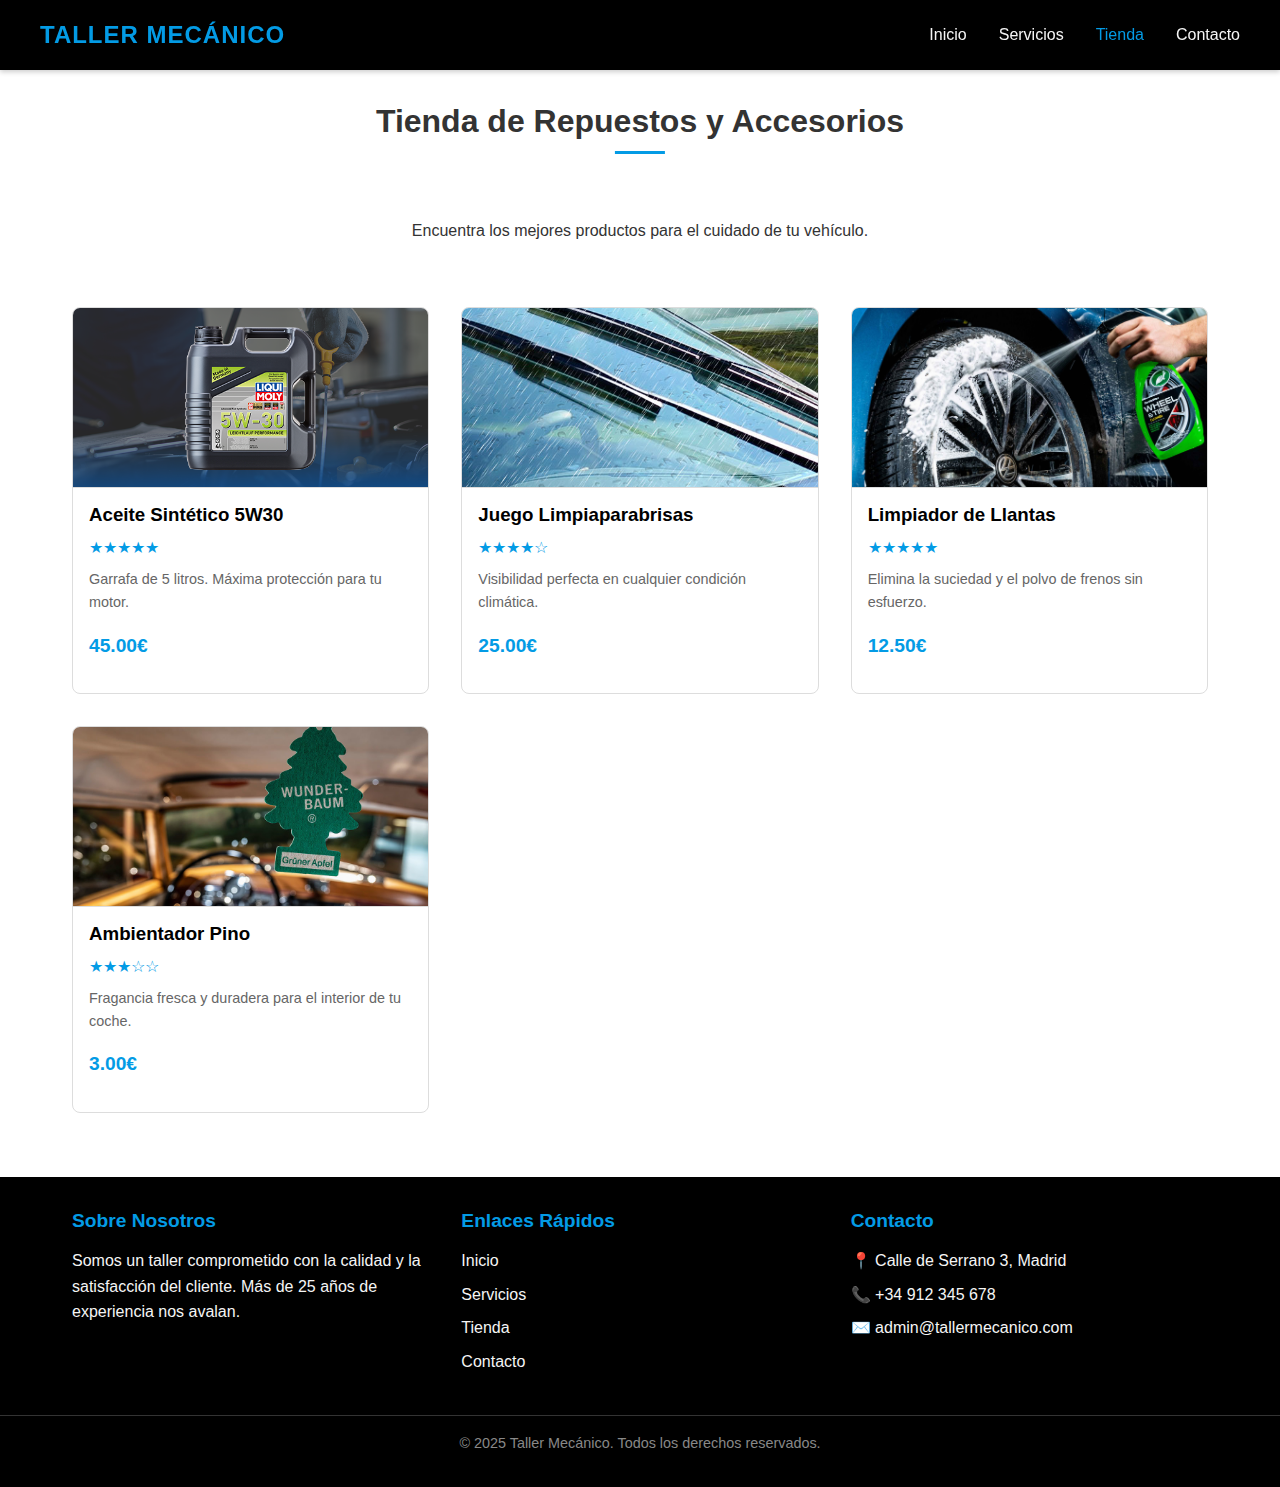
<file: pages/shop.html>
<!DOCTYPE html>
<html lang="es">

<head>
    <meta charset="UTF-8">
    <meta name="viewport" content="width=device-width, initial-scale=1.0">
    <title>Taller Mecánico - Tienda</title>
    <link rel="stylesheet" href="../css/style.css">
</head>

<body>
    <header>
        <div class="header-container">
            <div class="logo">Taller Mecánico</div>
            <nav>
                <ul>
                    <li><a href="../index.html">Inicio</a></li>
                    <li><a href="services.html">Servicios</a></li>
                    <li><a href="shop.html" class="active">Tienda</a></li>
                    <li><a href="contact.html">Contacto</a></li>
                </ul>
            </nav>
        </div>
    </header>

    <main>
        <h1 class="section-title">Tienda de Repuestos y Accesorios</h1>
        <p class="text-center mb-2">Encuentra los mejores productos para el cuidado de tu vehículo.</p>

        <div class="services-grid">
            <!-- Producto 1 -->
            <article class="service-card">
                <img src="/imagenes/producto 1.png">
                <div class="service-card-content">
                    <h3>Aceite Sintético 5W30</h3>
                    <div class="rating">★★★★★</div>
                    <p>Garrafa de 5 litros. Máxima protección para tu motor.</p>
                    <p style="color: var(--color-accent); font-weight: bold; font-size: 1.2rem;">45.00€</p>
                </div>
            </article>

            <!-- Producto 2 -->
            <article class="service-card">
                <img src="/imagenes/producto 2.png">
                <div class="service-card-content">
                    <h3>Juego Limpiaparabrisas</h3>
                    <div class="rating">★★★★☆</div>
                    <p>Visibilidad perfecta en cualquier condición climática.</p>
                    <p style="color: var(--color-accent); font-weight: bold; font-size: 1.2rem;">25.00€</p>
                </div>
            </article>

            <!-- Producto 3 -->
            <article class="service-card">
                <img src="/imagenes/producto 3.png">
                <div class="service-card-content">
                    <h3>Limpiador de Llantas</h3>
                    <div class="rating">★★★★★</div>
                    <p>Elimina la suciedad y el polvo de frenos sin esfuerzo.</p>
                    <p style="color: var(--color-accent); font-weight: bold; font-size: 1.2rem;">12.50€</p>
                </div>
            </article>

            <!-- Producto 4 -->
            <article class="service-card">
                <img src="/imagenes/producto 4.png">
                <div class="service-card-content">
                    <h3>Ambientador Pino</h3>
                    <div class="rating">★★★☆☆</div>
                    <p>Fragancia fresca y duradera para el interior de tu coche.</p>
                    <p style="color: var(--color-accent); font-weight: bold; font-size: 1.2rem;">3.00€</p>
                </div>
            </article>
        </div>
    </main>

    <footer>
        <div class="footer-container">
            <div class="footer-section">
                <h3>Sobre Nosotros</h3>
                <p>Somos un taller comprometido con la calidad y la satisfacción del cliente. Más de 25 años de
                    experiencia nos avalan.</p>
            </div>
            <div class="footer-section">
                <h3>Enlaces Rápidos</h3>
                <ul>
                    <li><a href="../index.html">Inicio</a></li>
                    <li><a href="services.html">Servicios</a></li>
                    <li><a href="shop.html">Tienda</a></li>
                    <li><a href="contact.html">Contacto</a></li>
                </ul>
            </div>
            <div class="footer-section">
                <h3>Contacto</h3>
                <ul>
                    <li>📍 Calle de Serrano 3, Madrid</li>
                    <li>📞 +34 912 345 678</li>
                    <li>✉️ admin@tallermecanico.com</li>
                </ul>
            </div>
        </div>
        <div class="copyright">
            &copy; 2025 Taller Mecánico. Todos los derechos reservados.
        </div>
    </footer>
</body>

</html>
</file>
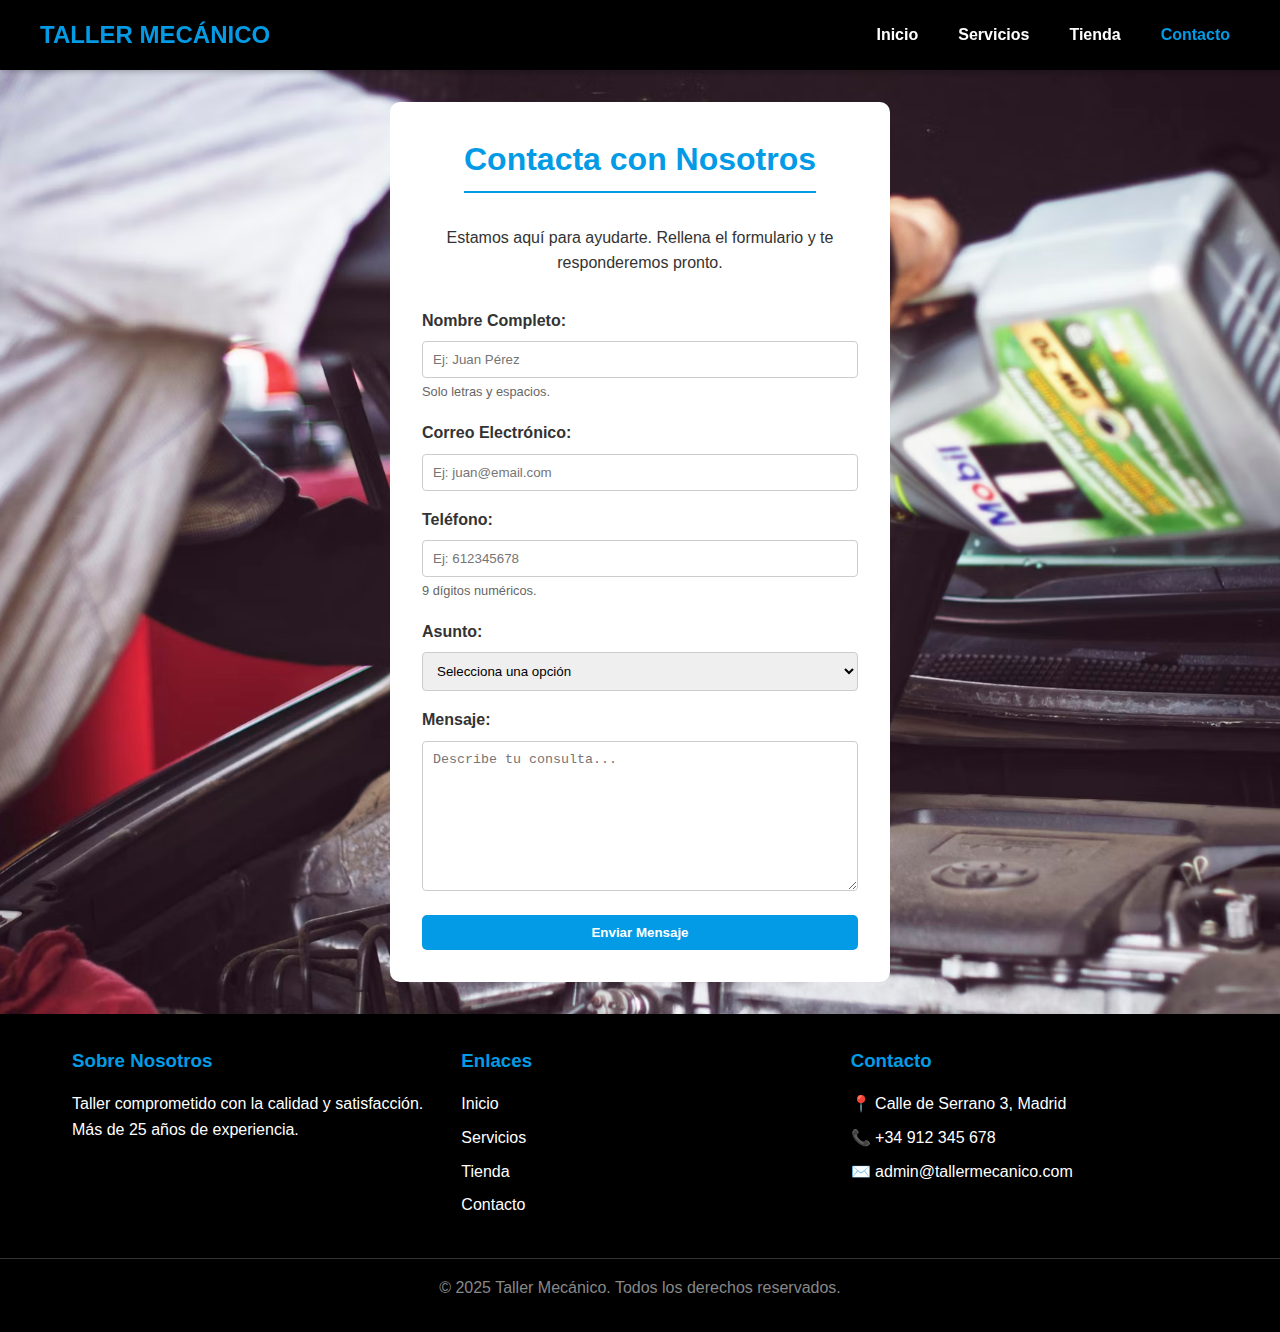
<file: taller_mecanico_proyecto/pages/contact.html>
<!DOCTYPE html>
<html lang="es">

<head>
    <meta charset="UTF-8">
    <meta name="viewport" content="width=device-width, initial-scale=1.0">
    <title>Taller Mecánico - Contacto</title>
    <link rel="stylesheet" href="../css/style.css">
</head>

<body>
    <!-- Cabecera -->
    <header>
        <div class="header-container">
            <div class="logo">Taller Mecánico</div>
            <nav>
                <ul>
                    <li><a href="../index.html">Inicio</a></li>
                    <li><a href="services.html">Servicios</a></li>
                    <li><a href="shop.html">Tienda</a></li>
                    <li><a href="contact.html" class="active">Contacto</a></li>
                </ul>
            </nav>
        </div>
    </header>

    <!-- Contenido Principal -->
    <main class="main-full-width">
        <!-- Fondo con imagen y formulario flotante -->
        <div class="contact-page-wrapper contact-bg">
            <div class="contact-overlay"></div> <!-- Capa oscura -->

            <div class="contact-container-floating">
                <h1 class="section-title mb-1">Contacta con Nosotros</h1>
                <p class="text-center mb-2">Estamos aquí para ayudarte. Rellena el formulario y te responderemos pronto.
                </p>

                <form action="#" method="POST">
                    <!-- Campo Nombre -->
                    <div class="form-group">
                        <label for="nombre">Nombre Completo:</label>
                        <!-- Solo letras y espacios -->
                        <input type="text" id="nombre" name="nombre" placeholder="Ej: Juan Pérez" required
                            pattern="[a-zA-Z ]+">
                        <small class="text-small">Solo letras y espacios.</small>
                    </div>

                    <!-- Campo Email -->
                    <div class="form-group">
                        <label for="email">Correo Electrónico:</label>
                        <!-- Formato de email estándar -->
                        <input type="email" id="email" name="email" placeholder="Ej: juan@email.com" required
                            pattern="[a-z0-9._%+-]+@[a-z0-9.-]+\.[a-z]{2,}">
                    </div>

                    <!-- Campo Teléfono -->
                    <div class="form-group">
                        <label for="telefono">Teléfono:</label>
                        <!-- 9 dígitos exactos -->
                        <input type="tel" id="telefono" name="telefono" placeholder="Ej: 612345678" required
                            pattern="[0-9]{9}">
                        <small class="text-small">9 dígitos numéricos.</small>
                    </div>

                    <!-- Campo Asunto -->
                    <div class="form-group">
                        <label for="asunto">Asunto:</label>
                        <select id="asunto" name="asunto" required>
                            <option value="" disabled selected>Selecciona una opción</option>
                            <option value="cita">Pedir Cita</option>
                            <option value="presupuesto">Solicitar Presupuesto</option>
                            <option value="informacion">Información General</option>
                            <option value="reclamacion">Reclamación</option>
                        </select>
                    </div>

                    <!-- Campo Mensaje -->
                    <div class="form-group">
                        <label for="mensaje">Mensaje:</label>
                        <textarea id="mensaje" name="mensaje" placeholder="Describe tu consulta..." required
                            minlength="10"></textarea>
                    </div>

                    <!-- Botón Enviar -->
                    <button type="submit" class="btn btn-full">Enviar Mensaje</button>
                </form>
            </div>
        </div>
    </main>

    <!-- Pie de Página -->
    <footer>
        <div class="footer-container">
            <div class="footer-section">
                <h3>Sobre Nosotros</h3>
                <p>Taller comprometido con la calidad y satisfacción. Más de 25 años de experiencia.</p>
            </div>
            <div class="footer-section">
                <h3>Enlaces</h3>
                <ul>
                    <li><a href="../index.html">Inicio</a></li>
                    <li><a href="services.html">Servicios</a></li>
                    <li><a href="shop.html">Tienda</a></li>
                    <li><a href="contact.html">Contacto</a></li>
                </ul>
            </div>
            <div class="footer-section">
                <h3>Contacto</h3>
                <ul>
                    <li>📍 Calle de Serrano 3, Madrid</li>
                    <li>📞 +34 912 345 678</li>
                    <li>✉️ admin@tallermecanico.com</li>
                </ul>
            </div>
        </div>
        <div class="copyright">
            &copy; 2025 Taller Mecánico. Todos los derechos reservados.
        </div>
    </footer>
</body>

</html>
</file>
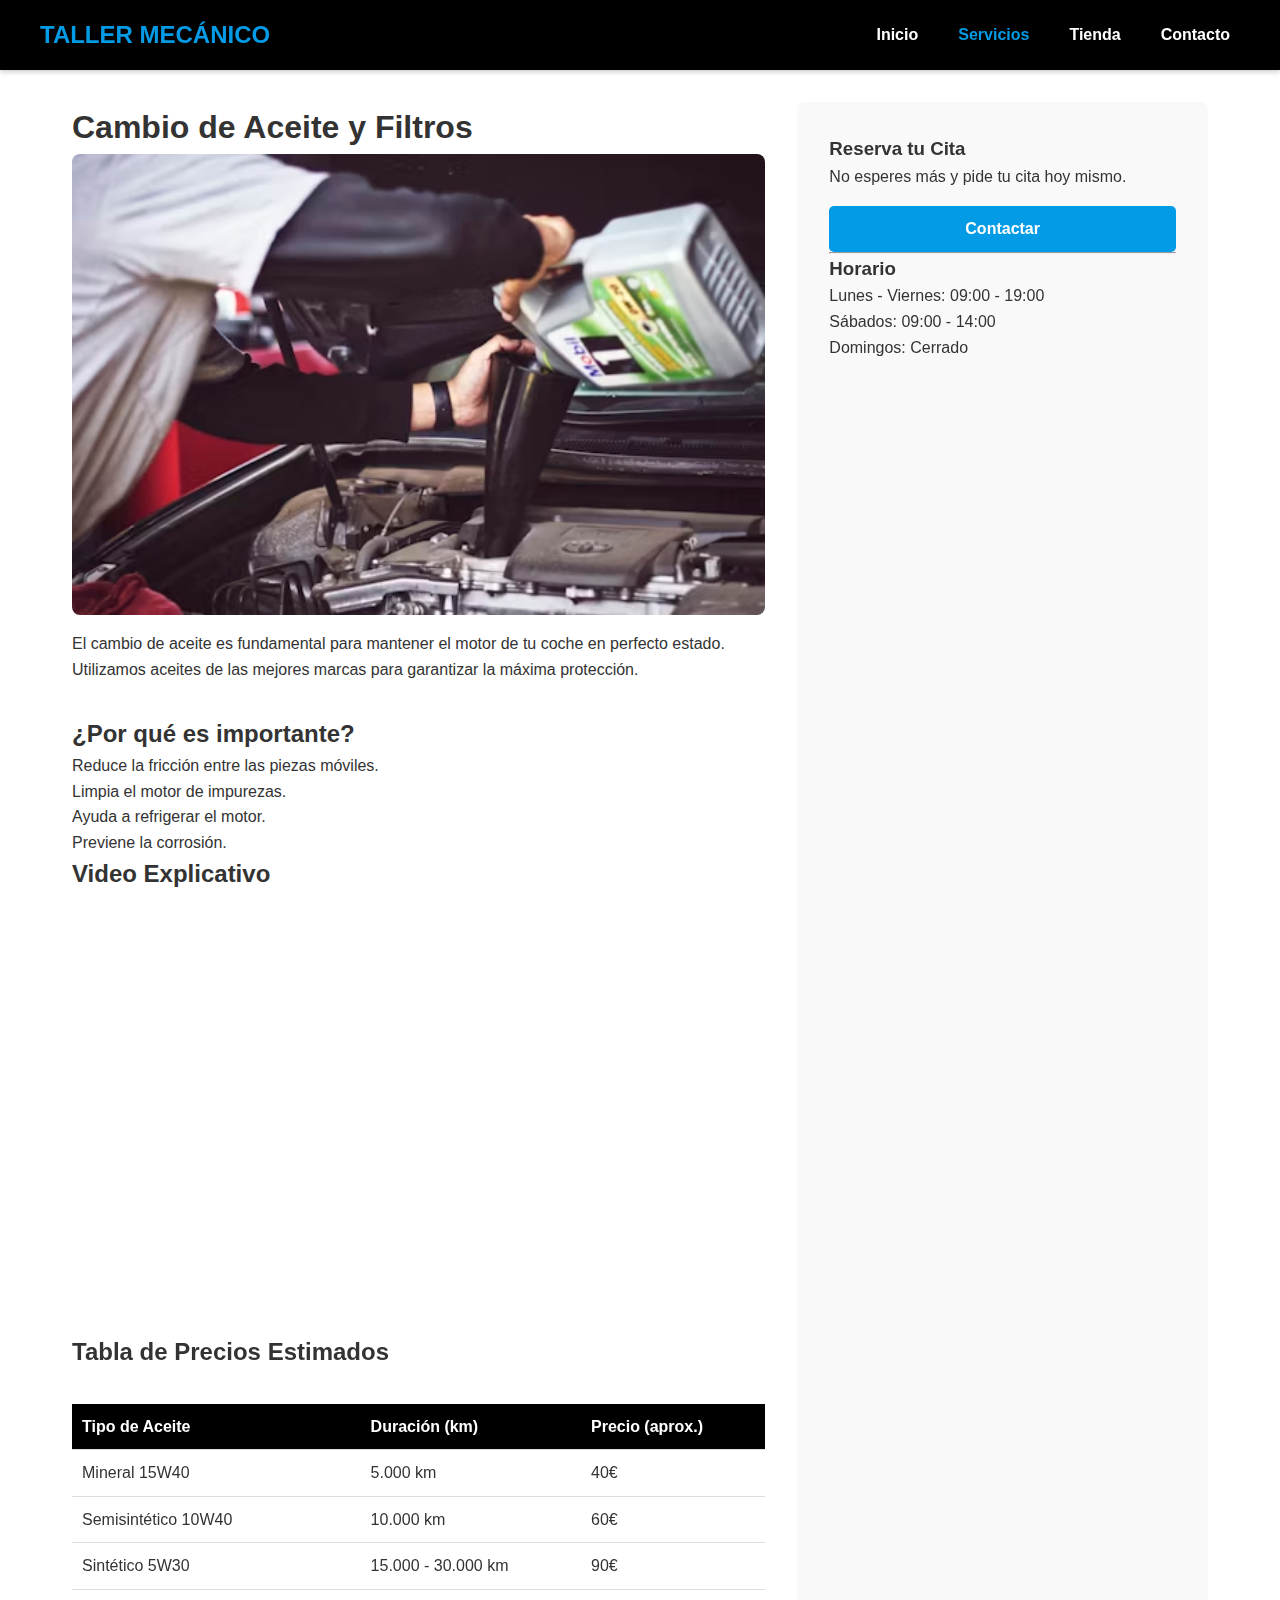
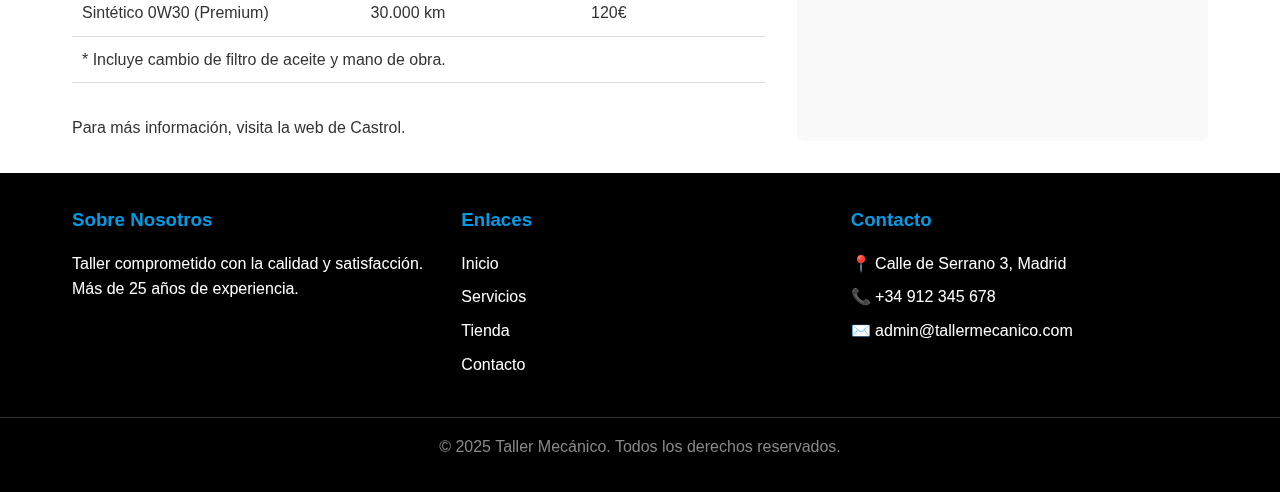
<file: taller_mecanico_proyecto/pages/detail-1.html>
<!DOCTYPE html>
<html lang="es">

<head>
    <meta charset="UTF-8">
    <meta name="viewport" content="width=device-width, initial-scale=1.0">
    <title>Taller Mecánico - Cambio de Aceite</title>
    <link rel="stylesheet" href="../css/style.css">
</head>

<body>
    <!-- Cabecera -->
    <header>
        <div class="header-container">
            <div class="logo">Taller Mecánico</div>
            <nav>
                <ul>
                    <li><a href="../index.html">Inicio</a></li>
                    <li><a href="services.html" class="active">Servicios</a></li>
                    <li><a href="shop.html">Tienda</a></li>
                    <li><a href="contact.html">Contacto</a></li>
                </ul>
            </nav>
        </div>
    </header>

    <!-- Contenido Principal -->
    <main>
        <div class="detail-container">
            <!-- Contenido del Artículo -->
            <div class="detail-content">
                <h1>Cambio de Aceite y Filtros</h1>
                <img src="/imagenes/item1.avif" alt="Cambio de Aceite" class="detail-image">

                <p class="mb-2">El cambio de aceite es fundamental para mantener el motor de tu coche en perfecto
                    estado. Utilizamos aceites de las mejores marcas para garantizar la máxima protección.
                </p>

                <h2>¿Por qué es importante?</h2>
                <ul class="detail-list">
                    <li>Reduce la fricción entre las piezas móviles.</li>
                    <li>Limpia el motor de impurezas.</li>
                    <li>Ayuda a refrigerar el motor.</li>
                    <li>Previene la corrosión.</li>
                </ul>

                <h2>Video Explicativo</h2>
                <!-- Video incrustado de YouTube -->
                <iframe src="https://www.youtube.com/embed/Q-aKhjJOO1w" title="Video Explicativo"
                    allow="accelerometer; autoplay; clipboard-write; encrypted-media; gyroscope; picture-in-picture"
                    allowfullscreen></iframe>

                <h2>Tabla de Precios Estimados</h2>
                <table>
                    <thead>
                        <tr>
                            <th>Tipo de Aceite</th>
                            <th>Duración (km)</th>
                            <th>Precio (aprox.)</th>
                        </tr>
                    </thead>
                    <tbody>
                        <tr>
                            <td>Mineral 15W40</td>
                            <td>5.000 km</td>
                            <td>40€</td>
                        </tr>
                        <tr>
                            <td>Semisintético 10W40</td>
                            <td>10.000 km</td>
                            <td>60€</td>
                        </tr>
                        <tr>
                            <td>Sintético 5W30</td>
                            <td>15.000 - 30.000 km</td>
                            <td>90€</td>
                        </tr>
                        <tr>
                            <td>Sintético 0W30 (Premium)</td>
                            <td>30.000 km</td>
                            <td>120€</td>
                        </tr>
                    </tbody>
                    <tfoot>
                        <tr>
                            <td colspan="3">* Incluye cambio de filtro de aceite y mano de obra.</td>
                        </tr>
                    </tfoot>
                </table>

                <p>Para más información, visita la web de <a href="https://www.castrol.com/es_es/spain/home.html"
                        target="_blank" class="link-accent">Castrol</a>.</p>
            </div>

            <!-- Barra Lateral (Sidebar) -->
            <aside class="detail-sidebar">
                <h3>Reserva tu Cita</h3>
                <p class="mb-1">No esperes más y pide tu cita hoy mismo.</p>
                <a href="contact.html" class="btn btn-full">Contactar</a>

                <hr class="divider">

                <h3>Horario</h3>
                <ul class="sidebar-list">
                    <li>Lunes - Viernes: 09:00 - 19:00</li>
                    <li>Sábados: 09:00 - 14:00</li>
                    <li>Domingos: Cerrado</li>
                </ul>
            </aside>
        </div>
    </main>

    <!-- Pie de Página -->
    <footer>
        <div class="footer-container">
            <div class="footer-section">
                <h3>Sobre Nosotros</h3>
                <p>Taller comprometido con la calidad y satisfacción. Más de 25 años de experiencia.</p>
            </div>
            <div class="footer-section">
                <h3>Enlaces</h3>
                <ul>
                    <li><a href="../index.html">Inicio</a></li>
                    <li><a href="services.html">Servicios</a></li>
                    <li><a href="shop.html">Tienda</a></li>
                    <li><a href="contact.html">Contacto</a></li>
                </ul>
            </div>
            <div class="footer-section">
                <h3>Contacto</h3>
                <ul>
                    <li>📍 Calle de Serrano 3, Madrid</li>
                    <li>📞 +34 912 345 678</li>
                    <li>✉️ admin@tallermecanico.com</li>
                </ul>
            </div>
        </div>
        <div class="copyright">
            &copy; 2025 Taller Mecánico. Todos los derechos reservados.
        </div>
    </footer>
</body>

</html>
</file>
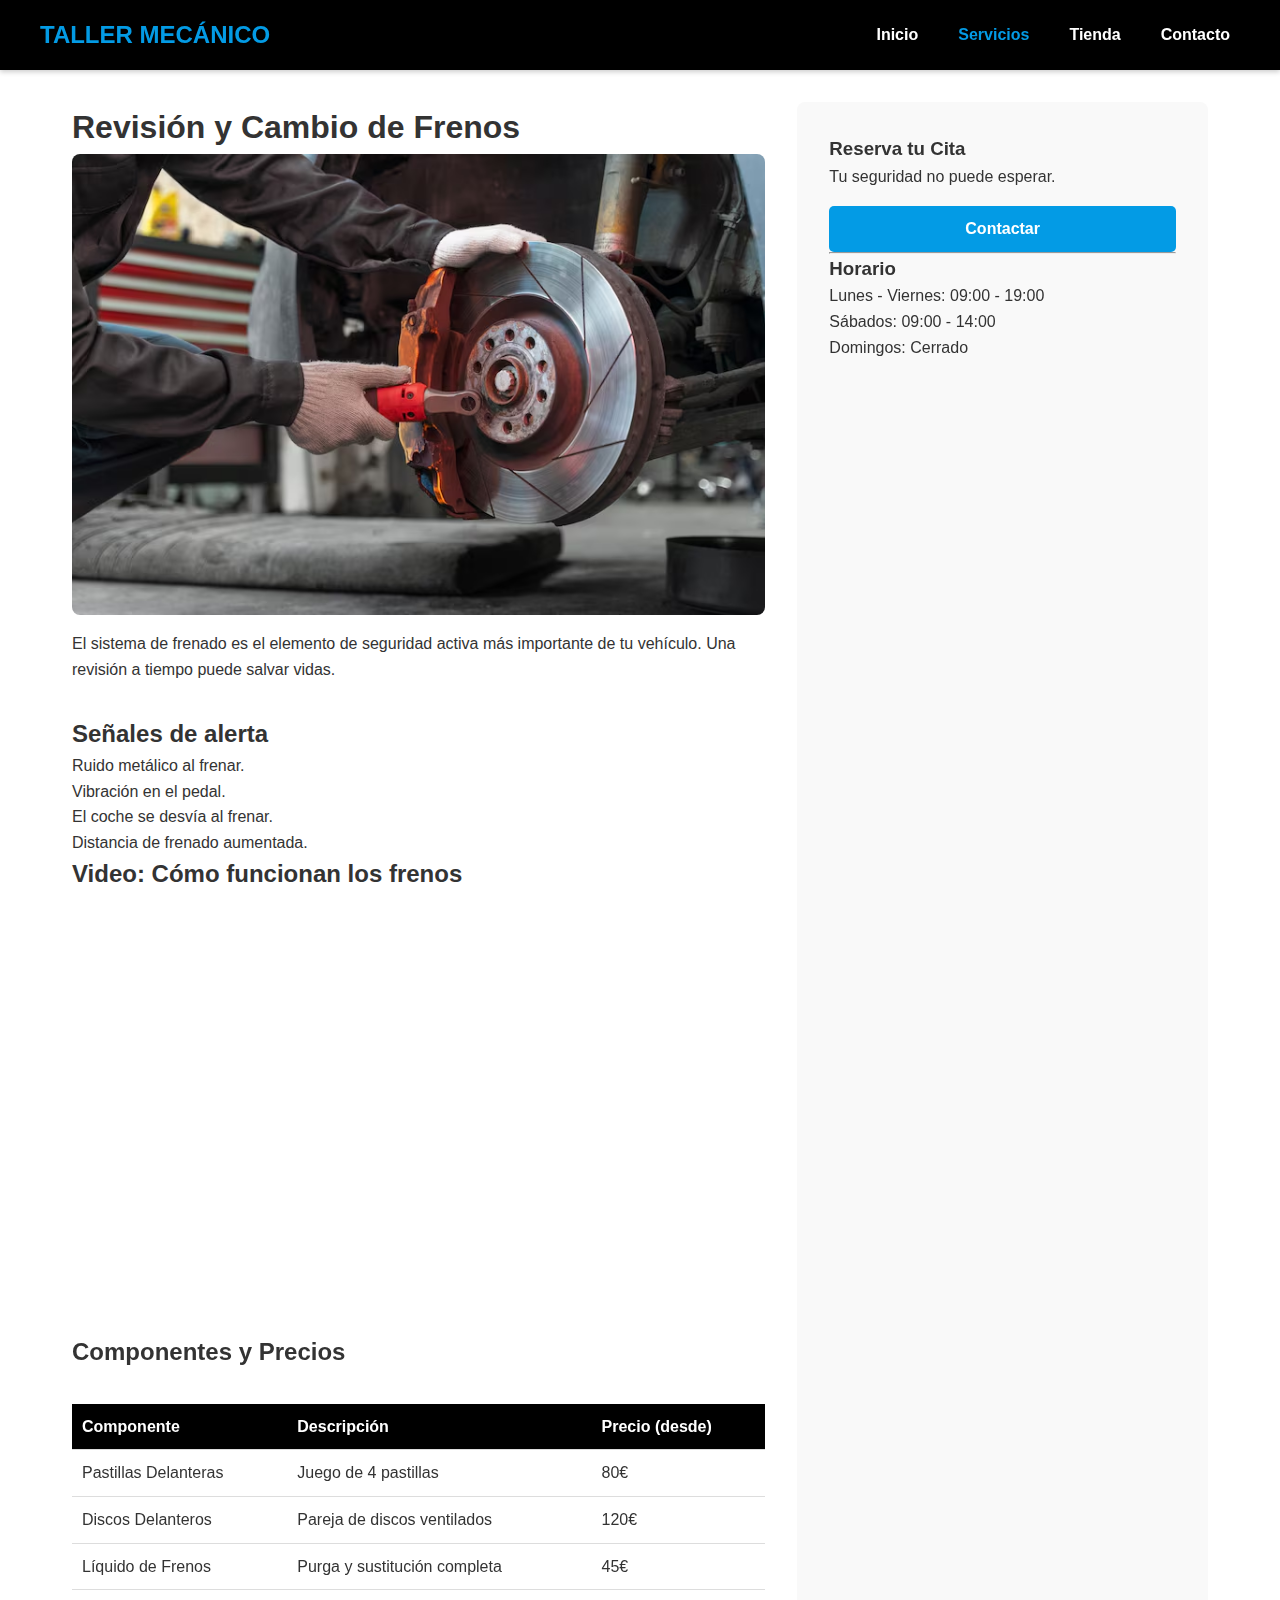
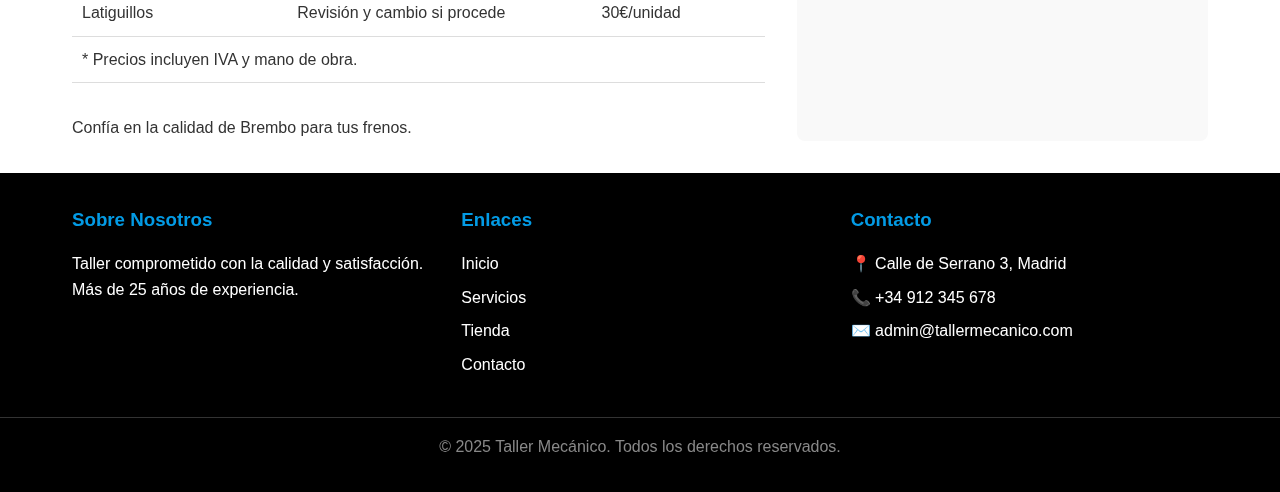
<file: taller_mecanico_proyecto/pages/detail-2.html>
<!DOCTYPE html>
<html lang="es">

<head>
    <meta charset="UTF-8">
    <meta name="viewport" content="width=device-width, initial-scale=1.0">
    <title>Taller Mecánico - Revisión de Frenos</title>
    <link rel="stylesheet" href="../css/style.css">
</head>

<body>
    <!-- Cabecera -->
    <header>
        <div class="header-container">
            <div class="logo">Taller Mecánico</div>
            <nav>
                <ul>
                    <li><a href="../index.html">Inicio</a></li>
                    <li><a href="services.html" class="active">Servicios</a></li>
                    <li><a href="shop.html">Tienda</a></li>
                    <li><a href="contact.html">Contacto</a></li>
                </ul>
            </nav>
        </div>
    </header>

    <!-- Contenido Principal -->
    <main>
        <div class="detail-container">
            <!-- Contenido del Artículo -->
            <div class="detail-content">
                <h1>Revisión y Cambio de Frenos</h1>
                <img src="/imagenes/item2.avif" alt="Frenos" class="detail-image">

                <p class="mb-2">El sistema de frenado es el elemento de seguridad activa más importante de tu vehículo.
                    Una revisión a tiempo puede salvar vidas.</p>

                <h2>Señales de alerta</h2>
                <ul class="detail-list">
                    <li>Ruido metálico al frenar.</li>
                    <li>Vibración en el pedal.</li>
                    <li>El coche se desvía al frenar.</li>
                    <li>Distancia de frenado aumentada.</li>
                </ul>

                <h2>Video: Cómo funcionan los frenos</h2>
                <!-- Video incrustado de YouTube -->
                <iframe src="https://www.youtube.com/embed/LiKOMk1plVY" title="Video Frenos"
                    allow="accelerometer; autoplay; clipboard-write; encrypted-media; gyroscope; picture-in-picture"
                    allowfullscreen></iframe>

                <h2>Componentes y Precios</h2>
                <table>
                    <thead>
                        <tr>
                            <th>Componente</th>
                            <th>Descripción</th>
                            <th>Precio (desde)</th>
                        </tr>
                    </thead>
                    <tbody>
                        <tr>
                            <td>Pastillas Delanteras</td>
                            <td>Juego de 4 pastillas</td>
                            <td>80€</td>
                        </tr>
                        <tr>
                            <td>Discos Delanteros</td>
                            <td>Pareja de discos ventilados</td>
                            <td>120€</td>
                        </tr>
                        <tr>
                            <td>Líquido de Frenos</td>
                            <td>Purga y sustitución completa</td>
                            <td>45€</td>
                        </tr>
                        <tr>
                            <td>Latiguillos</td>
                            <td>Revisión y cambio si procede</td>
                            <td>30€/unidad</td>
                        </tr>
                    </tbody>
                    <tfoot>
                        <tr>
                            <td colspan="3">* Precios incluyen IVA y mano de obra.</td>
                        </tr>
                    </tfoot>
                </table>

                <p>Confía en la calidad de <a href="https://www.brembo.com/es" target="_blank"
                        class="link-accent">Brembo</a> para tus frenos.</p>
            </div>

            <!-- Barra Lateral (Sidebar) -->
            <aside class="detail-sidebar">
                <h3>Reserva tu Cita</h3>
                <p class="mb-1">Tu seguridad no puede esperar.</p>
                <a href="contact.html" class="btn btn-full">Contactar</a>

                <hr class="divider">

                <h3>Horario</h3>
                <ul class="sidebar-list">
                    <li>Lunes - Viernes: 09:00 - 19:00</li>
                    <li>Sábados: 09:00 - 14:00</li>
                    <li>Domingos: Cerrado</li>
                </ul>
            </aside>
        </div>
    </main>

    <!-- Pie de Página -->
    <footer>
        <div class="footer-container">
            <div class="footer-section">
                <h3>Sobre Nosotros</h3>
                <p>Taller comprometido con la calidad y satisfacción. Más de 25 años de experiencia.</p>
            </div>
            <div class="footer-section">
                <h3>Enlaces</h3>
                <ul>
                    <li><a href="../index.html">Inicio</a></li>
                    <li><a href="services.html">Servicios</a></li>
                    <li><a href="shop.html">Tienda</a></li>
                    <li><a href="contact.html">Contacto</a></li>
                </ul>
            </div>
            <div class="footer-section">
                <h3>Contacto</h3>
                <ul>
                    <li>📍 Calle de Serrano 3, Madrid</li>
                    <li>📞 +34 912 345 678</li>
                    <li>✉️ admin@tallermecanico.com</li>
                </ul>
            </div>
        </div>
        <div class="copyright">
            &copy; 2025 Taller Mecánico. Todos los derechos reservados.
        </div>
    </footer>
</body>

</html>
</file>
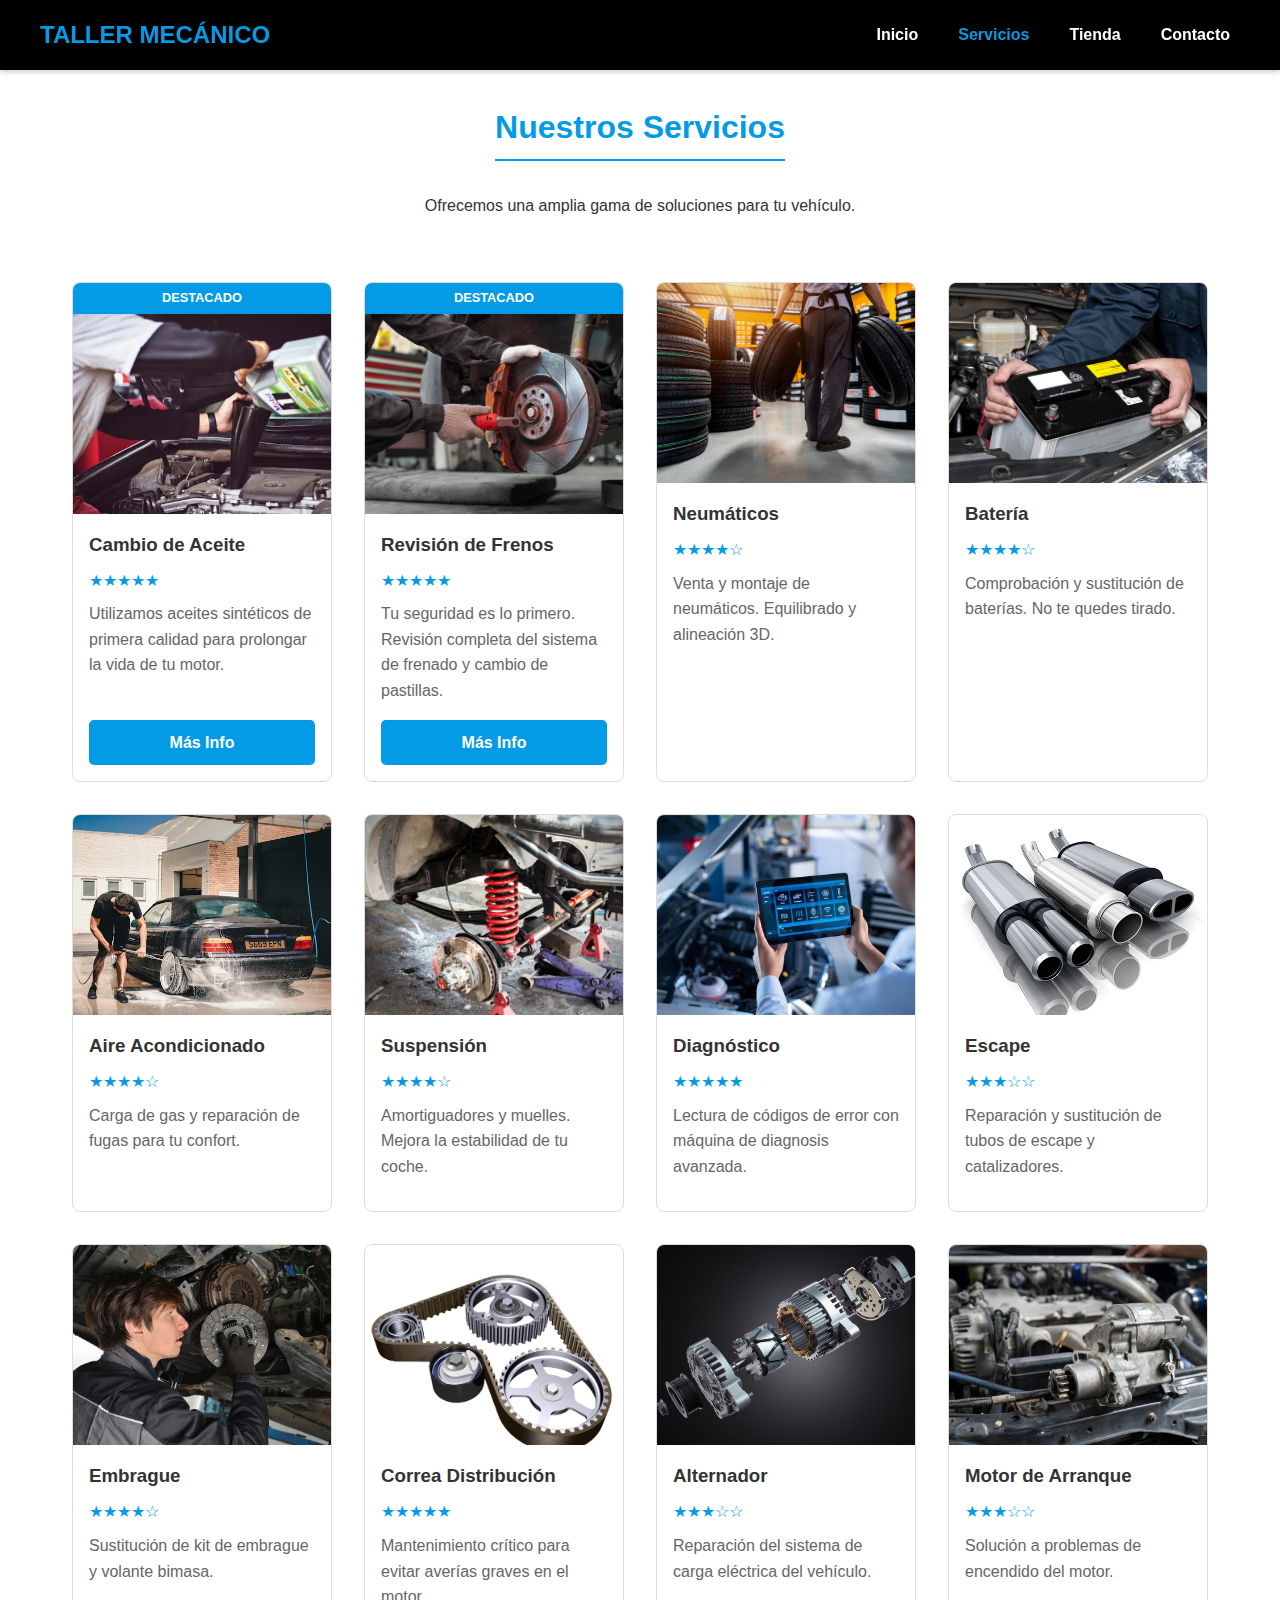
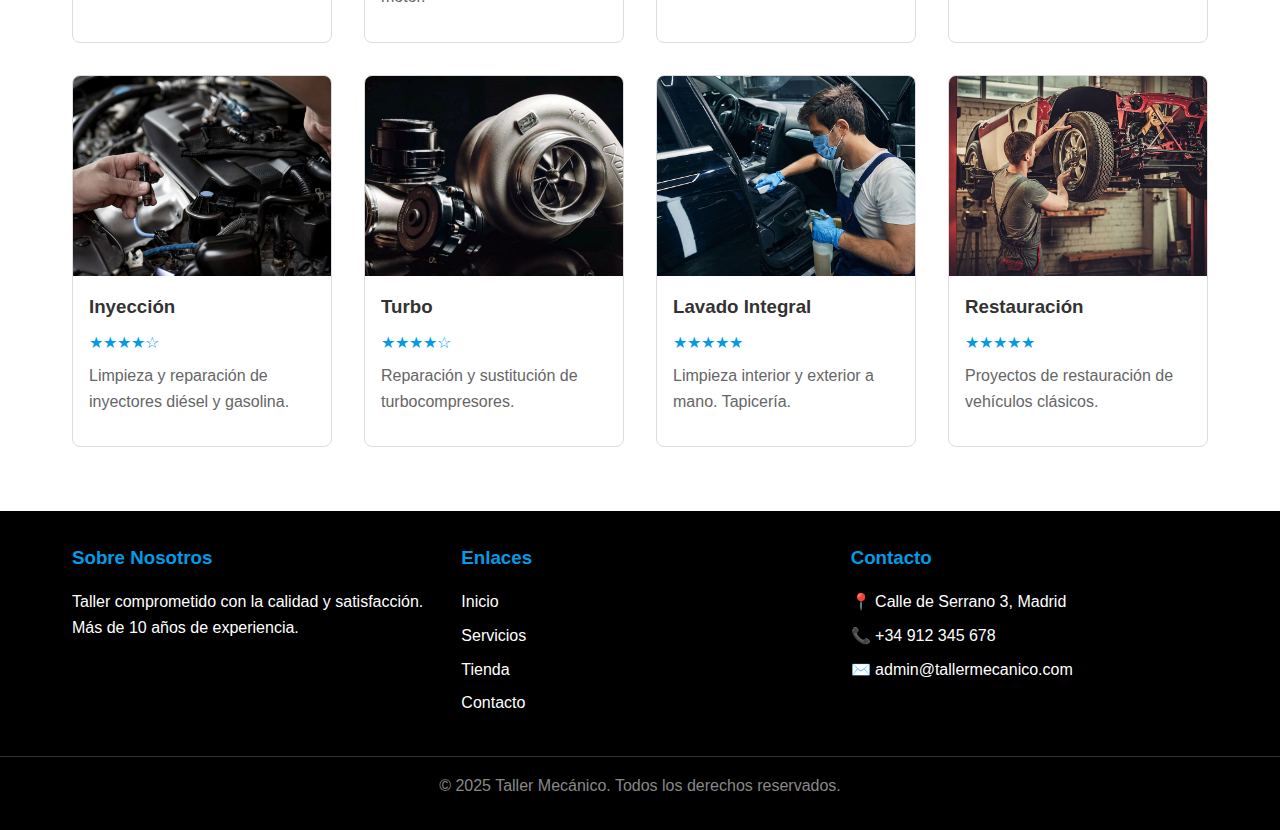
<file: taller_mecanico_proyecto/pages/services.html>
<!DOCTYPE html>
<html lang="es">

<head>
    <meta charset="UTF-8">
    <meta name="viewport" content="width=device-width, initial-scale=1.0">
    <title>Taller Mecánico - Servicios</title>
    <link rel="stylesheet" href="../css/style.css">
</head>

<body>
    <!-- Cabecera -->
    <header>
        <div class="header-container">
            <div class="logo">Taller Mecánico</div>
            <nav>
                <ul>
                    <li><a href="../index.html">Inicio</a></li>
                    <li><a href="services.html" class="active">Servicios</a></li>
                    <li><a href="shop.html">Tienda</a></li>
                    <li><a href="contact.html">Contacto</a></li>
                </ul>
            </nav>
        </div>
    </header>

    <!-- Contenido Principal -->
    <main>
        <h1 class="section-title">Nuestros Servicios</h1>
        <p class="text-center mb-2">Ofrecemos una amplia gama de soluciones para tu vehículo.</p>

        <!-- Grid de Servicios -->
        <div class="services-grid">

            <!-- Servicio Destacado 1 -->
            <article class="service-card featured">
                <span class="tag">DESTACADO</span>
                <img src="/imagenes/item1.avif" alt="Cambio de Aceite">
                <div class="service-card-content">
                    <h3>Cambio de Aceite</h3>
                    <div class="rating">★★★★★</div>
                    <p>Utilizamos aceites sintéticos de primera calidad para prolongar la vida de tu motor.</p>
                    <a href="detail-1.html" class="btn">Más Info</a>
                </div>
            </article>

            <!-- Servicio Destacado 2 -->
            <article class="service-card featured">
                <span class="tag">DESTACADO</span>
                <img src="/imagenes/item2.avif" alt="Revisión de Frenos">
                <div class="service-card-content">
                    <h3>Revisión de Frenos</h3>
                    <div class="rating">★★★★★</div>
                    <p>Tu seguridad es lo primero. Revisión completa del sistema de frenado y cambio de pastillas.</p>
                    <a href="detail-2.html" class="btn">Más Info</a>
                </div>
            </article>

            <!-- Servicio 3 -->
            <article class="service-card">
                <img src="/imagenes/item3.avif" alt="Neumáticos">
                <div class="service-card-content">
                    <h3>Neumáticos</h3>
                    <div class="rating">★★★★☆</div>
                    <p>Venta y montaje de neumáticos. Equilibrado y alineación 3D.</p>
                </div>
            </article>

            <!-- Servicio 4 -->
            <article class="service-card">
                <img src="/imagenes/item4.avif" alt="Batería">
                <div class="service-card-content">
                    <h3>Batería</h3>
                    <div class="rating">★★★★☆</div>
                    <p>Comprobación y sustitución de baterías. No te quedes tirado.</p>
                </div>
            </article>

            <!-- Servicio 5 -->
            <article class="service-card">
                <img src="/imagenes/item5.avif" alt="Aire Acondicionado">
                <div class="service-card-content">
                    <h3>Aire Acondicionado</h3>
                    <div class="rating">★★★★☆</div>
                    <p>Carga de gas y reparación de fugas para tu confort.</p>
                </div>
            </article>

            <!-- Servicio 6 -->
            <article class="service-card">
                <img src="/imagenes/item6.avif" alt="Suspensión">
                <div class="service-card-content">
                    <h3>Suspensión</h3>
                    <div class="rating">★★★★☆</div>
                    <p>Amortiguadores y muelles. Mejora la estabilidad de tu coche.</p>
                </div>
            </article>

            <!-- Servicio 7 -->
            <article class="service-card">
                <img src="/imagenes/item7.avif" alt="Diagnóstico">
                <div class="service-card-content">
                    <h3>Diagnóstico</h3>
                    <div class="rating">★★★★★</div>
                    <p>Lectura de códigos de error con máquina de diagnosis avanzada.</p>
                </div>
            </article>

            <!-- Servicio 8 -->
            <article class="service-card">
                <img src="/imagenes/item8.avif" alt="Escape">
                <div class="service-card-content">
                    <h3>Escape</h3>
                    <div class="rating">★★★☆☆</div>
                    <p>Reparación y sustitución de tubos de escape y catalizadores.</p>
                </div>
            </article>

            <!-- Servicio 9 -->
            <article class="service-card">
                <img src="/imagenes/item9.avif" alt="Embrague">
                <div class="service-card-content">
                    <h3>Embrague</h3>
                    <div class="rating">★★★★☆</div>
                    <p>Sustitución de kit de embrague y volante bimasa.</p>
                </div>
            </article>

            <!-- Servicio 10 -->
            <article class="service-card">
                <img src="/imagenes/item10.avif" alt="Correa Distribución">
                <div class="service-card-content">
                    <h3>Correa Distribución</h3>
                    <div class="rating">★★★★★</div>
                    <p>Mantenimiento crítico para evitar averías graves en el motor.</p>
                </div>
            </article>

            <!-- Servicio 11 -->
            <article class="service-card">
                <img src="/imagenes/item11.avif" alt="Alternador">
                <div class="service-card-content">
                    <h3>Alternador</h3>
                    <div class="rating">★★★☆☆</div>
                    <p>Reparación del sistema de carga eléctrica del vehículo.</p>
                </div>
            </article>

            <!-- Servicio 12 -->
            <article class="service-card">
                <img src="/imagenes/item12.avif" alt="Motor de Arranque">
                <div class="service-card-content">
                    <h3>Motor de Arranque</h3>
                    <div class="rating">★★★☆☆</div>
                    <p>Solución a problemas de encendido del motor.</p>
                </div>
            </article>

            <!-- Servicio 13 -->
            <article class="service-card">
                <img src="/imagenes/item13.avif" alt="Inyección">
                <div class="service-card-content">
                    <h3>Inyección</h3>
                    <div class="rating">★★★★☆</div>
                    <p>Limpieza y reparación de inyectores diésel y gasolina.</p>
                </div>
            </article>

            <!-- Servicio 14 -->
            <article class="service-card">
                <img src="/imagenes/item14.avif" alt="Turbo">
                <div class="service-card-content">
                    <h3>Turbo</h3>
                    <div class="rating">★★★★☆</div>
                    <p>Reparación y sustitución de turbocompresores.</p>
                </div>
            </article>

            <!-- Servicio 15 -->
            <article class="service-card">
                <img src="/imagenes/item15.avif" alt="Lavado">
                <div class="service-card-content">
                    <h3>Lavado Integral</h3>
                    <div class="rating">★★★★★</div>
                    <p>Limpieza interior y exterior a mano. Tapicería.</p>
                </div>
            </article>

            <!-- Servicio 16 -->
            <article class="service-card">
                <img src="/imagenes/item16.avif" alt="Restauración">
                <div class="service-card-content">
                    <h3>Restauración</h3>
                    <div class="rating">★★★★★</div>
                    <p>Proyectos de restauración de vehículos clásicos.</p>
                </div>
            </article>


        </div>
    </main>


            
        



    <!-- Pie de Página -->
    <footer>
        <div class="footer-container">
            <div class="footer-section">
                <h3>Sobre Nosotros</h3>
                <p>Taller comprometido con la calidad y satisfacción. Más de 10 años de experiencia.</p>
            </div>
            <div class="footer-section">
                <h3>Enlaces</h3>
                <ul>
                    <li><a href="../index.html">Inicio</a></li>
                    <li><a href="services.html">Servicios</a></li>
                    <li><a href="shop.html">Tienda</a></li>
                    <li><a href="contact.html">Contacto</a></li>
                </ul>
            </div>
            <div class="footer-section">
                <h3>Contacto</h3>
                <ul>
                    <li>📍 Calle de Serrano 3, Madrid</li>
                    <li>📞 +34 912 345 678</li>
                    <li>✉️ admin@tallermecanico.com</li>
                </ul>
            </div>
        </div>
        <div class="copyright">
            &copy; 2025 Taller Mecánico. Todos los derechos reservados.
        </div>
    </footer>
</body>

</html>
</file>
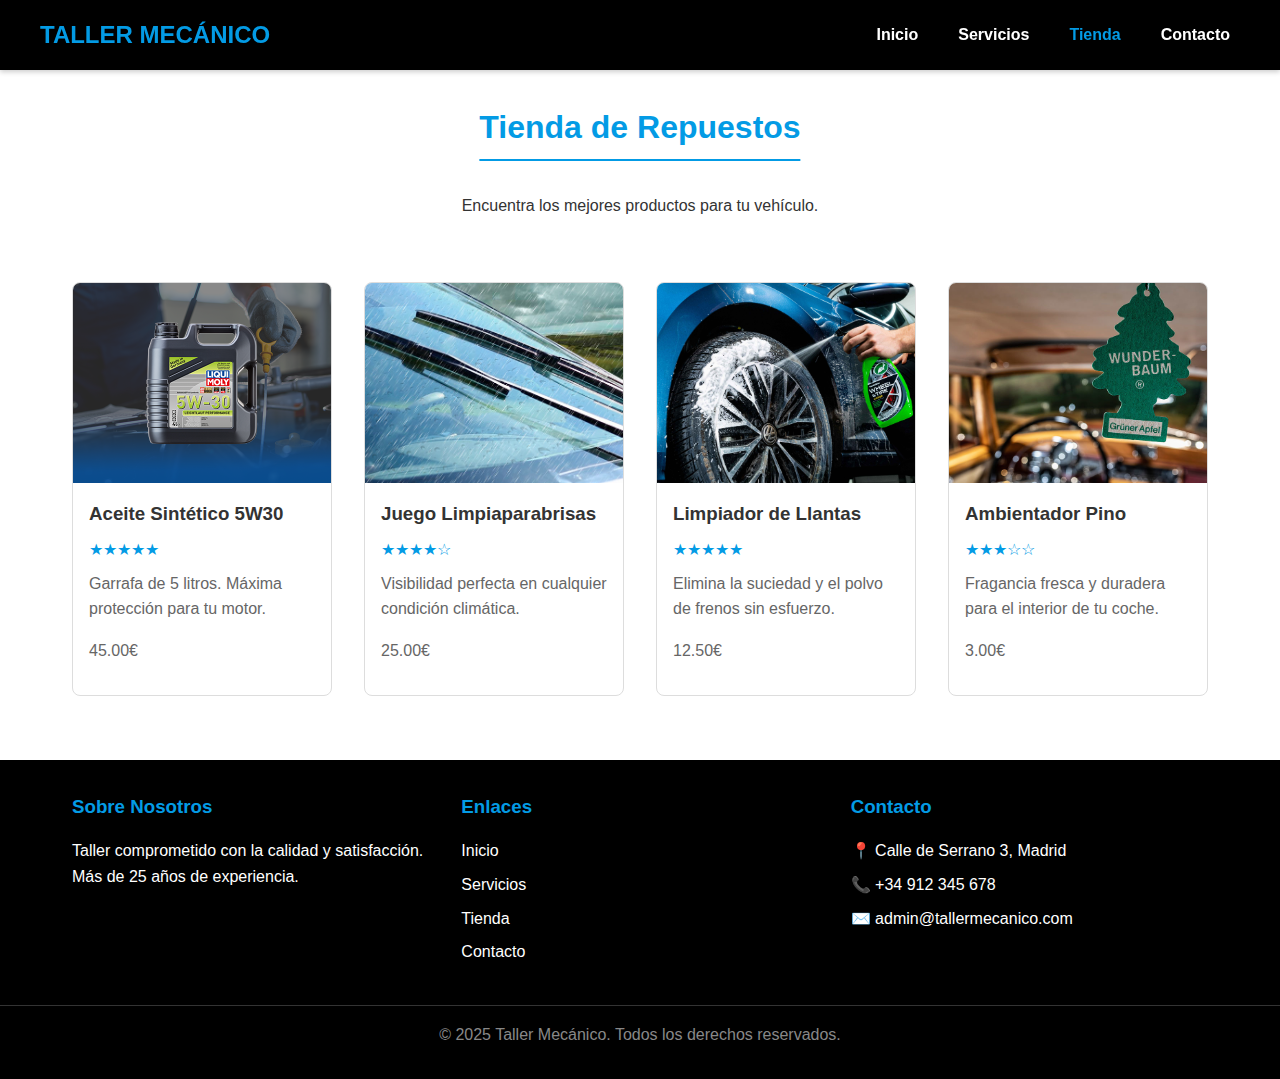
<file: taller_mecanico_proyecto/pages/shop.html>
<!DOCTYPE html>
<html lang="es">

<head>
    <meta charset="UTF-8">
    <meta name="viewport" content="width=device-width, initial-scale=1.0">
    <title>Taller Mecánico - Tienda</title>
    <link rel="stylesheet" href="../css/style.css">
</head>

<body>
    <!-- Cabecera -->
    <header>
        <div class="header-container">
            <div class="logo">Taller Mecánico</div>
            <nav>
                <ul>
                    <li><a href="../index.html">Inicio</a></li>
                    <li><a href="services.html">Servicios</a></li>
                    <li><a href="shop.html" class="active">Tienda</a></li>
                    <li><a href="contact.html">Contacto</a></li>
                </ul>
            </nav>
        </div>
    </header>

    <!-- Contenido Principal -->
    <main>
        <h1 class="section-title">Tienda de Repuestos</h1>
        <p class="text-center mb-2">Encuentra los mejores productos para tu vehículo.</p>

        <!-- Grid de Productos -->
        <div class="services-grid">
            <!-- Producto 1 -->
            <article class="service-card">
                <img src="/imagenes/producto 1.png" alt="Aceite 5W30">
                <div class="service-card-content">
                    <h3>Aceite Sintético 5W30</h3>
                    <div class="rating">★★★★★</div>
                    <p>Garrafa de 5 litros. Máxima protección para tu motor.</p>
                    <p class="price-tag">45.00€</p>
                </div>
            </article>

            <!-- Producto 2 -->
            <article class="service-card">
                <img src="/imagenes/producto 2.png" alt="Limpiaparabrisas">
                <div class="service-card-content">
                    <h3>Juego Limpiaparabrisas</h3>
                    <div class="rating">★★★★☆</div>
                    <p>Visibilidad perfecta en cualquier condición climática.</p>
                    <p class="price-tag">25.00€</p>
                </div>
            </article>

            <!-- Producto 3 -->
            <article class="service-card">
                <img src="/imagenes/producto 3.png" alt="Limpiador Llantas">
                <div class="service-card-content">
                    <h3>Limpiador de Llantas</h3>
                    <div class="rating">★★★★★</div>
                    <p>Elimina la suciedad y el polvo de frenos sin esfuerzo.</p>
                    <p class="price-tag">12.50€</p>
                </div>
            </article>

            <!-- Producto 4 -->
            <article class="service-card">
                <img src="/imagenes/producto 4.png" alt="Ambientador">
                <div class="service-card-content">
                    <h3>Ambientador Pino</h3>
                    <div class="rating">★★★☆☆</div>
                    <p>Fragancia fresca y duradera para el interior de tu coche.</p>
                    <p class="price-tag">3.00€</p>
                </div>
            </article>
        </div>
    </main>

    <!-- Pie de Página -->
    <footer>
        <div class="footer-container">
            <div class="footer-section">
                <h3>Sobre Nosotros</h3>
                <p>Taller comprometido con la calidad y satisfacción. Más de 25 años de experiencia.</p>
            </div>
            <div class="footer-section">
                <h3>Enlaces</h3>
                <ul>
                    <li><a href="../index.html">Inicio</a></li>
                    <li><a href="services.html">Servicios</a></li>
                    <li><a href="shop.html">Tienda</a></li>
                    <li><a href="contact.html">Contacto</a></li>
                </ul>
            </div>
            <div class="footer-section">
                <h3>Contacto</h3>
                <ul>
                    <li>📍 Calle de Serrano 3, Madrid</li>
                    <li>📞 +34 912 345 678</li>
                    <li>✉️ admin@tallermecanico.com</li>
                </ul>
            </div>
        </div>
        <div class="copyright">
            &copy; 2025 Taller Mecánico. Todos los derechos reservados.
        </div>
    </footer>
</body>

</html>
</file>
<file: css/style.css>
:root {
    /* Colores Globales */
    --color-primary: #000000;
    /* Negro para cabecera y pie de página */
    --color-secondary: #1a1a1a;
    /* Gris oscuro para fondos secundarios */
    --color-accent: #039BE5;
    /* Azul Claro (Color principal) */
    --color-accent-hover: #0277BD;
    /* Azul más oscuro para hover */
    --color-text: #333333;
    /* Color de texto principal */
    --color-text-light: #f5f5f5;
    /* Color de texto claro */
    --color-bg: #ffffff;
    /* Fondo blanco */
    --color-bg-alt: #f9f9f9;
    /* Fondo alternativo (gris muy claro) */
    --color-border: #ddd;
    /* Color de bordes */
    --color-success: #28a745;
    /* Verde para éxito */
    --color-error: #dc3545;
    /* Rojo para errores */

    /* Espaciado (Márgenes y Rellenos) */
    --spacing-xs: 0.5rem;
    --spacing-sm: 1rem;
    --spacing-md: 2rem;
    --spacing-lg: 4rem;

    /* Transiciones suaves */
    --transition-fast: 0.3s ease;
}

/* --- Reseteo Básico --- */
* {
    box-sizing: border-box;
    margin: 0;
    padding: 0;
}

body {
    font-family: 'Segoe UI', Roboto, Helvetica, Arial, sans-serif;
    line-height: 1.6;
    color: var(--color-text);
    background-color: var(--color-bg);
    display: flex;
    flex-direction: column;
    min-height: 100vh;
    /* Ocupar al menos toda la altura de la pantalla */
}

a {
    text-decoration: none;
    color: inherit;
    transition: color var(--transition-fast);
}

ul {
    list-style: none;
}

img {
    max-width: 100%;
    display: block;
}

/* --- Tipografía --- */
h1,
h2,
h3 {
    margin-bottom: var(--spacing-sm);
    line-height: 1.2;
}

/* --- Cabecera (Header) --- */
header {
    background-color: var(--color-primary);
    color: var(--color-text-light);
    padding: var(--spacing-sm) var(--spacing-md);
    position: sticky;
    /* Se queda fijo al hacer scroll */
    top: 0;
    z-index: 1000;
    box-shadow: 0 2px 5px rgba(0, 0, 0, 0.2);
}

.header-container {
    display: flex;
    justify-content: space-between;
    align-items: center;
    max-width: 1200px;
    margin: 0 auto;
    /* Centrar horizontalmente */
}

.logo {
    font-size: 1.5rem;
    font-weight: bold;
    color: var(--color-accent);
    text-transform: uppercase;
    letter-spacing: 1px;
}

/* --- Navegación --- */
nav ul {
    display: flex;
    gap: var(--spacing-md);
}

nav a {
    font-weight: 500;
    padding: 5px 0;
    position: relative;
}

nav a:hover,
nav a.active {
    color: var(--color-accent);
}

/* Efecto de subrayado al pasar el ratón */
nav a::after {
    content: '';
    position: absolute;
    width: 0;
    height: 2px;
    bottom: 0;
    left: 0;
    background-color: var(--color-accent);
    transition: width var(--transition-fast);
}

nav a:hover::after {
    width: 100%;
}  

/* --- Contenido Principal --- */
main {
    flex: 1;
    width: 100%;
    max-width: 1200px;
    margin: 0 auto;
    padding: var(--spacing-md);
}

/* Clase para que el main ocupe todo el ancho (usado en Inicio y Contacto) */
.main-full-width {
    padding: 0;
    max-width: 100%;
}

/* --- Pie de Página (Footer) --- */
footer {
    background-color: var(--color-primary);
    color: var(--color-text-light);
    padding: var(--spacing-md) 0;
    margin-top: auto;
}

.footer-container {
    max-width: 1200px;
    margin: 0 auto;
    padding: 0 var(--spacing-md);
    display: grid;
    grid-template-columns: repeat(auto-fit, minmax(250px, 1fr));
    gap: var(--spacing-md);
}

.footer-section h3 {
    color: var(--color-accent);
    font-size: 1.2rem;
    margin-bottom: var(--spacing-sm);
}

.footer-section ul li {
    margin-bottom: 0.5rem;
}

.footer-section a:hover {
    color: var(--color-accent);
    padding-left: 5px;
}

.copyright {
    text-align: center;
    margin-top: var(--spacing-md);
    padding-top: var(--spacing-sm);
    border-top: 1px solid #333;
    font-size: 0.9rem;
    color: #888;
}

/* --- Botones --- */
.btn {
    display: inline-block;
    padding: 10px 20px;
    background-color: var(--color-accent);
    color: var(--color-primary);
    border: none;
    border-radius: 4px;
    font-weight: bold;
    cursor: pointer;
    transition: all var(--transition-fast);
}

.btn:hover {
    background-color: var(--color-accent-hover);
    transform: translateY(-2px);
    box-shadow: 0 4px 8px rgba(0, 0, 0, 0.2);
}

.btn:active {
    transform: translateY(0);
}

/* Botón Grande (usado en Hero) */
.btn-large {
    font-size: 1.2rem;
    padding: 15px 30px;
}

/* Botón Alternativo (Fondo Negro, Texto Azul) */
.btn-alt {
    background-color: var(--color-primary);
    color: var(--color-accent);
    border: none;
}

/* Botón ancho completo */
.btn-full {
    width: 100%;
}

/* --- Utilidades --- */
.text-center {
    text-align: center;
}

.mb-1 {
    margin-bottom: var(--spacing-sm);
}

.mb-2 {
    margin-bottom: var(--spacing-md);
}

.mt-2 {
    margin-top: 2rem;
}

/* Contenedor centrado estándar */
.container-centered {
    max-width: 1200px;
    margin: 0 auto;
    padding: 0 2rem;
}

/* Títulos de Sección */
.section-title {
    text-align: center;
    margin-bottom: var(--spacing-lg);
    position: relative;
    display: inline-block;
    left: 50%;
    transform: translateX(-50%);
}

.section-title::after {
    content: '';
    display: block;
    width: 50px;
    height: 3px;
    background-color: var(--color-accent);
    margin: 10px auto 0;
}

/* Título alineado a la izquierda */
.section-title-left {
    text-align: left;
    left: 0;
    transform: none;
    margin-bottom: 1.5rem;
}

/* --- Página de Servicios --- */
.services-grid {
    display: grid;
    grid-template-columns: repeat(auto-fill, minmax(280px, 1fr));
    gap: var(--spacing-md);
    padding: var(--spacing-md) 0;
}

.service-card {
    background-color: var(--color-bg);
    border: 1px solid var(--color-border);
    border-radius: 8px;
    overflow: hidden;
    transition: transform var(--transition-fast), box-shadow var(--transition-fast);
    display: flex;
    flex-direction: column;
}

.service-card:hover {
    transform: scale(1.03);
    box-shadow: 0 10px 20px rgba(0, 0, 0, 0.1);
    z-index: 1;
}

.service-card img {
    width: 100%;
    height: 180px;
    object-fit: cover;
    border-bottom: 1px solid var(--color-border);
}

.service-card-content {
    padding: var(--spacing-sm);
    flex: 1;
    display: flex;
    flex-direction: column;
}

.service-card h3 {
    color: var(--color-primary);
    margin-bottom: 0.5rem;
}

.service-card p {
    font-size: 0.9rem;
    color: #666;
    margin-bottom: 1rem;
    flex: 1;
}

.service-card .rating {
    color: var(--color-accent);
    margin-bottom: 0.5rem;
}

/* Elemento Destacado */
.service-card.featured {
    border: 2px solid var(--color-accent);
    position: relative;
}

.service-card.featured::before {
    content: 'DESTACADO';
    position: absolute;
    top: 10px;
    right: 10px;
    background-color: var(--color-accent);
    color: var(--color-primary);
    padding: 2px 8px;
    font-size: 0.7rem;
    font-weight: bold;
    border-radius: 4px;
}

/* --- Página de Detalle --- */
.detail-container {
    display: flex;
    flex-wrap: wrap;
    gap: var(--spacing-md);
}

.detail-content {
    flex: 2;
    min-width: 300px;
}

.detail-sidebar {
    flex: 1;
    min-width: 250px;
    background: var(--color-bg-alt);
    padding: var(--spacing-md);
    border-radius: 8px;
    height: fit-content;
}

/* --- Tablas --- */
table {
    width: 100%;
    border-collapse: collapse;
    margin: var(--spacing-md) 0;
    font-size: 0.95rem;
}

thead {
    background-color: var(--color-primary);
    color: var(--color-text-light);
}

th,
td {
    padding: 12px 15px;
    text-align: left;
    border-bottom: 1px solid var(--color-border);
}

tbody tr:nth-child(even) {
    background-color: #f3f3f3;
}

tbody tr:hover {
    background-color: #e9e9e9;
}

tfoot {
    font-weight: bold;
    background-color: var(--color-secondary);
    color: var(--color-text-light);
}

/* --- Video Responsivo --- */
.video-container {
    position: relative;
    padding-bottom: 56.25%;
    /* Ratio 16:9 */
    height: 0;
    overflow: hidden;
    margin-bottom: var(--spacing-md);
    border-radius: 8px;
}

.video-container iframe {
    position: absolute;
    top: 0;
    left: 0;
    width: 100%;
    height: 100%;
}

/* --- Formulario de Contacto --- */
.form-group {
    margin-bottom: 1.5rem;
}

.form-group label {
    display: block;
    margin-bottom: 0.5rem;
    font-weight: 500;
}

.form-group input,
.form-group select,
.form-group textarea {
    width: 100%;
    padding: 10px;
    border: 1px solid var(--color-border);
    border-radius: 4px;
    font-size: 1rem;
    transition: border-color var(--transition-fast), box-shadow var(--transition-fast);
}

.form-group textarea {
    resize: vertical;
    min-height: 150px;
}

/* Validación del Formulario */
.form-group input:focus,
.form-group select:focus,
.form-group textarea:focus {
    outline: none;
    border-color: var(--color-accent);
    box-shadow: 0 0 0 3px rgba(3, 155, 229, 0.2);
}

/* Iconos de validación (Verde/Rojo) */
.form-group input:not(:placeholder-shown):valid,
.form-group select:not(:placeholder-shown):valid,
.form-group textarea:not(:placeholder-shown):valid {
    border-color: var(--color-success);
    background-image: url("data:image/svg+xml,%3Csvg xmlns='http://www.w3.org/2000/svg' width='24' height='24' viewBox='0 0 24 24' fill='none' stroke='%2328a745' stroke-width='2' stroke-linecap='round' stroke-linejoin='round'%3E%3Cpolyline points='20 6 9 17 4 12'%3E%3C/polyline%3E%3C/svg%3E");
    background-repeat: no-repeat;
    background-position: right 10px center;
    padding-right: 40px;
}

.form-group input:not(:placeholder-shown):invalid,
.form-group select:not(:placeholder-shown):invalid,
.form-group textarea:not(:placeholder-shown):invalid {
    border-color: var(--color-error);
    background-image: url("data:image/svg+xml,%3Csvg xmlns='http://www.w3.org/2000/svg' width='24' height='24' viewBox='0 0 24 24' fill='none' stroke='%23dc3545' stroke-width='2' stroke-linecap='round' stroke-linejoin='round'%3E%3Ccircle cx='12' cy='12' r='10'%3E%3C/circle%3E%3Cline x1='12' y1='8' x2='12' y2='12'%3E%3C/line%3E%3Cline x1='12' y1='16' x2='12.01' y2='16'%3E%3C/line%3E%3C/svg%3E");
    background-repeat: no-repeat;
    background-position: right 10px center;
    padding-right: 40px;
}

form:valid button[type="submit"] {
    background-color: var(--color-success);
    color: white;
}

/* --- Sección Hero (Pantalla Completa) --- */
.hero-fullscreen {
    height: 100vh;
    width: 100%;
    background-size: cover;
    background-position: top center;
    /* Enfocar arriba para ver la cabeza */
    background-repeat: no-repeat;
    display: flex;
    flex-direction: column;
    justify-content: center;
    align-items: center;
    text-align: center;
    color: white;
    position: relative;
    margin-top: -70px;
    /* Compensar altura del header */
    padding-top: 70px;
}

.hero-overlay {
    position: absolute;
    top: 0;
    left: 0;
    width: 100%;
    height: 100%;
    background: rgba(0, 0, 0, 0.5);
    /* Capa oscura para leer texto */
    z-index: 1;
}

.hero-content {
    position: relative;
    z-index: 2;
    max-width: 800px;
    padding: 20px;
}

.hero-title {
    font-size: 3.5rem;
    margin-bottom: 1rem;
    color: white;
    text-shadow: 2px 2px 4px rgba(0, 0, 0, 0.5);
}

.hero-subtitle {
    font-size: 1.5rem;
    margin-bottom: 2rem;
    text-shadow: 1px 1px 2px rgba(0, 0, 0, 0.5);
}

.hero-buttons {
    display: flex;
    gap: 1rem;
    justify-content: center;
}

/* --- Sección Sobre Nosotros --- */
.about-section {
    padding: var(--spacing-lg) 0;
    background-color: var(--color-bg);
}

.about-container {
    display: flex;
    flex-wrap: wrap;
    align-items: center;
    gap: var(--spacing-lg);
}

.about-text {
    flex: 1;
    min-width: 300px;
}

.about-images {
    flex: 1;
    min-width: 300px;
    display: grid;
    grid-template-columns: repeat(2, 1fr);
    gap: var(--spacing-sm);
}

.about-images img {
    width: 100%;
    height: 250px;
    object-fit: cover;
    border-radius: 8px;
    transition: transform var(--transition-fast);
}

.about-images img:hover {
    transform: scale(1.05);
}

.about-images img:nth-child(1) {
    margin-top: 2rem;
}

.about-images img:nth-child(2) {
    margin-bottom: 2rem;
}

/* --- Sección Características (Iconos) --- */
.features-section {
    padding: var(--spacing-lg) 0;
    background-color: var(--color-bg-alt);
}

.features-grid {
    display: grid;
    grid-template-columns: repeat(auto-fit, minmax(250px, 1fr));
    gap: var(--spacing-md);
    text-align: center;
}

.feature-item {
    padding: var(--spacing-md);
    background: var(--color-bg);
    border-radius: 8px;
    box-shadow: 0 2px 5px rgba(0, 0, 0, 0.05);
    transition: transform var(--transition-fast);
}

.feature-item:hover {
    transform: translateY(-5px);
}

.feature-icon {
    font-size: 2.5rem;
    color: var(--color-accent);
    margin-bottom: 1rem;
}

/* --- Sección Resumen Servicios --- */
.summary-section {
    padding: 4rem 2rem;
    max-width: 1200px;
    margin: 0 auto;
}

.summary-grid {
    display: grid;
    grid-template-columns: repeat(auto-fit, minmax(300px, 1fr));
    gap: 2rem;
}

.card-center {
    padding: 2rem;
    background: var(--color-bg-alt);
    border-radius: 8px;
    box-shadow: 0 2px 5px rgba(0, 0, 0, 0.1);
    text-align: center;
    transition: transform 0.3s ease;
}

.card-center h3 {
    color: var(--color-accent);
}

/* --- Sección Testimonios --- */
.testimonials-section {
    padding: var(--spacing-lg) 0;
    background-color: var(--color-bg);
}

.testimonial-card {
    background: var(--color-bg-alt);
    padding: var(--spacing-md);
    border-radius: 8px;
    position: relative;
    border-left: 4px solid var(--color-accent);
}

.testimonial-text {
    font-style: italic;
    margin-bottom: 1rem;
}

.testimonial-author {
    font-weight: bold;
    text-align: right;
}

/* --- Página de Contacto (Rediseño) --- */
.contact-page-wrapper {
    min-height: calc(100vh - 70px);
    background-size: cover;
    background-position: center;
    display: flex;
    justify-content: center;
    align-items: center;
    padding: var(--spacing-md);
    position: relative;
}

.contact-overlay {
    position: absolute;
    top: 0;
    left: 0;
    width: 100%;
    height: 100%;
    background: rgba(0, 0, 0, 0.6);
    z-index: 1;
}

.contact-container-floating {
    position: relative;
    z-index: 2;
    background: rgba(255, 255, 255, 0.95);
    padding: var(--spacing-lg);
    border-radius: 8px;
    box-shadow: 0 10px 30px rgba(0, 0, 0, 0.3);
    max-width: 600px;
    width: 100%;
}

.text-small {
    color: #666;
    font-size: 0.8rem;
}
</file>
<file: taller_mecanico_proyecto/css/style.css>
:root {
    /* --- Variables de Colores --- */
    --color-primary: #039BE5;
    /* Azul principal */
    --color-hover: #0277BD;
    /* Azul más oscuro para botones */

    --color-accent: #039BE5;
    /* Azul Claro (Color principal) */


    --color-dark: #1a1a1a;
    /* Negro suave para textos oscuros */
    --color-light: #f5f5f5;
    /* Blanco suave para textos claros */
    --color-bg: #ffffff;
    /* Fondo blanco */
    --color-bg-alt: #f9f9f9;
    /* Fondo gris muy clarito */
    --color-border: #ddd;
    /* Color para bordes grises */

    /* Variables de Espacio */
    --spacing-md: 2rem;
    /* Espacio medio (aprox 32px) */


    /* Transiciones suaves */
    --transition-fast: 0.3s ease;
}

/* --- Reseteo (Para empezar de cero) --- */
* {
    box-sizing: border-box;
    /* El borde cuenta en el tamaño total */
    margin: 0;
    padding: 0;
}

body {
    font-family: Arial, sans-serif;
    /* Tipo de letra simple */
    line-height: 1.6;
    /* Espacio entre líneas */
    color: #333;
    /* Color de texto gris oscuro */
    background-color: var(--color-bg);
    display: flex;
    flex-direction: column;
    min-height: 100vh;
    /* Ocupar toda la altura de la pantalla */
}

/* --- Estilos Básicos --- */
a {
    text-decoration: none;
    /* Sin subrayado */
    color: inherit;
    /* Hereda el color del padre */

    transition: color var(--transition-fast);
}

ul {
    list-style: none;
    /* Sin puntos en las listas */
}

img {
    max-width: 100%;
    /* Que no se salgan de su sitio */
    display: block;
}

/* --- Cabecera (Header) --- */
header {
    background-color: black;
    color: white;
    padding: 1rem 2rem;
    /* Menú fijo arriba */
    /* Se queda fijo al hacer scroll */
    position: sticky;
    top: 0;
    z-index: 1000;

    box-shadow: 0 2px 5px rgba(0, 0, 0, 0.2);
}

.header-container {
    display: flex;
    /* Poner elementos en línea */
    justify-content: space-between;
    /* Separarlos a los extremos */
    align-items: center;
    /* Centrar verticalmente */
    max-width: 1200px;
    /* Ancho máximo */
    margin: 0 auto;
    /* Centrar en la página */
}

.logo {
    font-size: 1.5rem;
    font-weight: bold;
    color: var(--color-primary);
    text-transform: uppercase;
    
}

/* --- Menú --- */
nav ul {
    display: flex;
    /* Enlaces en línea */
    gap: 20px;
    /* Espacio entre enlaces */
}

nav a {
    color: white;
    font-weight: bold;

    padding: 5px 10px;
}

nav a:hover,
nav a.active {
    color: var(--color-primary);
    /* Cambio de color al pasar el ratón */
    /* text-decoration: underline;                                                  ""*/ 
    /* Subrayado simple */
}





/* --- Contenido Principal --- */
main {
    flex: 1;
    /* Ocupa el espacio sobrante */
    width: 100%;
    max-width: 1200px;
    margin: 0 auto;
    padding: 2rem;
}

.main-full-width {
    padding: 0;
    max-width: 100%;
}

/* --- Footer (Pie de página) --- */
footer {
    background-color: black;
    color: white;
    padding: 2rem 0;
    margin-top: auto;
    /* Empujar al final */
}

.footer-container {
    max-width: 1200px;
    margin: 0 auto;
    padding: 0 2rem;
    display: grid;
    grid-template-columns: repeat(auto-fit, minmax(250px, 1fr));
    /* Columnas automáticas */
    gap: 2rem;
}

.footer-section h3 {
    color: var(--color-primary);
    margin-bottom: 1rem;
}

.footer-section ul li {
    margin-bottom: 0.5rem;
}

.copyright {
    text-align: center;
    margin-top: 2rem;
    padding-top: 1rem;
    border-top: 1px solid #333;
    color: #888;
}

/* --- Botones --- */
.btn {
    display: inline-block;
    padding: 10px 20px;
    background-color: var(--color-primary);
    color: white;
    border-radius: 5px;
    font-weight: bold;
    text-align: center;
    border: none;
    cursor: pointer;
}

.btn:hover {
    background-color: var(--color-hover);
    /* Oscurecer al pasar ratón */
}

.btn-large {
    font-size: 1.2rem;
    padding: 15px 30px;
}

.btn-alt {
    background-color: black;
    border: 2px solid var(--color-primary);
}

.btn-full {
    width: 100%;
}

/* --- Utilidades --- */
.text-center {
    text-align: center;
}

.mb-1 {
    margin-bottom: 1rem;
}

.mb-2 {
    margin-bottom: 2rem;
}

.mt-2 {
    margin-top: 2rem;
}

.text-small {
    font-size: 0.8rem;
    color: #666;
}

.container-centered {
    max-width: 1200px;
    margin: 0 auto;
    padding: 0 2rem;
}

.section-title {
    text-align: center;
    margin-bottom: 2rem;
    color: var(--color-primary);
    border-bottom: 2px solid var(--color-primary);
    /* Línea simple abajo */
    display: inline-block;
    padding-bottom: 5px;
    /* Centrar el bloque */
    position: relative;
    left: 50%;
    transform: translateX(-50%);
}

.section-title-left {
    text-align: left;
    left: 0;
    transform: none;
}

/* --- Grid de Tarjetas (Servicios y Tienda) --- */
.services-grid {
    display: grid;
    grid-template-columns: repeat(auto-fill, minmax(250px, 1fr));
    /* Rejilla automática */
    gap: 2rem;
    padding: 2rem 0;
}

.service-card {
    border: 1px solid #ddd;
    border-radius: 8px;
    overflow: hidden;
    background: white;
    display: flex;
    flex-direction: column;
    transition: transform 0.3s ease, box-shadow 0.3s ease;
}

.service-card:hover {
    transform: translateY(-5px);
    box-shadow: 0 10px 20px rgba(0, 0, 0, 0.1);
}

.service-card img {
    width: 100%;
    height: 200px;
    object-fit: cover;
}

.service-card-content {
    padding: 1rem;
    flex: 1;
    display: flex;
    flex-direction: column;
}

.service-card h3 {
    margin-bottom: 0.5rem;
}

.service-card p {
    margin-bottom: 1rem;
    color: #666;
    flex: 1;
}

.rating {
    color: var(--color-primary);
    margin-bottom: 0.5rem;
}

/* Etiqueta Destacado (Simple) */
.tag {
    background-color: var(--color-primary);
    color: white;
    padding: 5px;
    text-align: center;
    font-weight: bold;
    font-size: 0.8rem;
}

/* --- Hero (Portada) --- */
.hero-fullscreen {
    height: 100vh;
    /* Altura completa */
    width: 100%;
    background-size: cover;
    background-position: top center;
    /* Ajustado para ver cabeza */
    display: flex;
    flex-direction: column;
    justify-content: center;
    align-items: center;
    text-align: center;
    color: white;
    position: relative;
    margin-top: -70px;
    /* Subir para cubrir header */
    padding-top: 70px;
}

.hero-overlay {
    position: absolute;
    top: 0;
    left: 0;
    width: 100%;
    height: 100%;
    background: rgba(0, 0, 0, 0.5);
    /* Capa negra transparente */
}

.hero-content {
    position: relative;
    z-index: 1;
    padding: 20px;
}

.hero-title {
    font-size: 3rem;
    margin-bottom: 1rem;
}

.hero-buttons {
    display: flex;
    gap: 1rem;
    justify-content: center;
}

/* --- Sobre Nosotros --- */
.about-section {
    padding: 4rem 0;
    background: white;
}

.about-container {
    display: flex;
    flex-wrap: wrap;
    /* Se adapta si no cabe */
    gap: 2rem;
}

.about-text,
.about-images {
    flex: 1;
    /* Mitad y mitad */
    min-width: 300px;
}

.about-images img {
    margin-bottom: 1rem;
    border-radius: 8px;
}

/* --- Características (Iconos) --- */
.features-section {
    padding: 4rem 0;
    background-color: var(--color-bg-alt);
}

.features-grid {
    display: grid;
    grid-template-columns: repeat(auto-fit, minmax(200px, 1fr));
    gap: 2rem;
    text-align: center;
}

.feature-item {
    background: white;
    padding: 2rem;
    border-radius: 8px;
    border: 1px solid #eee;
}

.feature-icon {
    font-size: 2.5rem;
    margin-bottom: 1rem;
}

/* --- Resumen Servicios --- */
.summary-section {
    padding: 4rem 2rem;
    max-width: 1200px;
    margin: 0 auto;
}

.summary-grid {
    display: grid;
    grid-template-columns: repeat(auto-fit, minmax(250px, 1fr));
    gap: 2rem;
}

.card-center {
    background: var(--color-bg-alt);
    padding: 2rem;
    border-radius: 8px;
    text-align: center;
}

/* --- Testimonios --- */
.testimonials-section {
    padding: 4rem 0;
    background: white;
}

.testimonial-card {
    background: var(--color-bg-alt);
    padding: 2rem;
    border-radius: 8px;
    border-left: 5px solid var(--color-primary);
}

/* --- Contacto --- */
.contact-page-wrapper {
    min-height: 100vh;
    background-size: cover;
    background-position: center;
    display: flex;
    justify-content: center;
    align-items: center;
    padding: 2rem;
    position: relative;
}

.contact-container-floating {
    background: white;
    padding: 2rem;
    border-radius: 10px;
    width: 100%;
    max-width: 500px;
    position: relative;
    z-index: 2;
}

.form-group {
    margin-bottom: 1rem;
}

.form-group label {
    display: block;
    margin-bottom: 0.5rem;
    font-weight: bold;
}

.form-group input,
.form-group select,
.form-group textarea {
    width: 100%;
    padding: 10px;
    border: 1px solid #ccc;
    border-radius: 4px;
}

.form-group textarea {
    min-height: 150px;
    /* Más alto para escribir cómodamente */
    resize: vertical;
    /* Permite al usuario ajustar si quiere */
}

/* --- Detalles --- */
.detail-container {
    display: flex;
    flex-wrap: wrap;
    gap: 2rem;
}

.detail-content {
    flex: 2;
    min-width: 300px;
}

.detail-sidebar {
    flex: 1;
    min-width: 250px;
    background: var(--color-bg-alt);
    padding: 2rem;
    border-radius: 8px;
}

.detail-image {
    width: 100%;
    border-radius: 8px;
    margin-bottom: 1rem;
}

/* Estilo para TODOS los iframes (Videos) */
iframe {
    width: 100%;
    height: 400px;
    border-radius: 8px;
    margin-bottom: 2rem;
    border: none;
}

/* Tablas */
table {
    width: 100%;
    border-collapse: collapse;
    /* Bordes pegados */
    margin: 2rem 0;
}

th,
td {
    padding: 10px;
    border-bottom: 1px solid #ddd;
    text-align: left;
}

thead {
    background-color: black;
    color: white;
}

/* Clases de Fondo (Imágenes) */
.hero-bg-home {
    background-image: url('../imagenes/Taller mecanico.webp');
}

.contact-bg {
    background-image: url('../imagenes/fondo contacto.avif');
}

/* Responsive (Móvil) */
@media (max-width: 768px) {
    .header-container {
        flex-direction: column;
        text-align: center;
    }

    nav ul {
        flex-direction: column;
        gap: 10px;
        margin-top: 1rem;
    }

    .hero-title {
        font-size: 2rem;
    }
}
</file>
